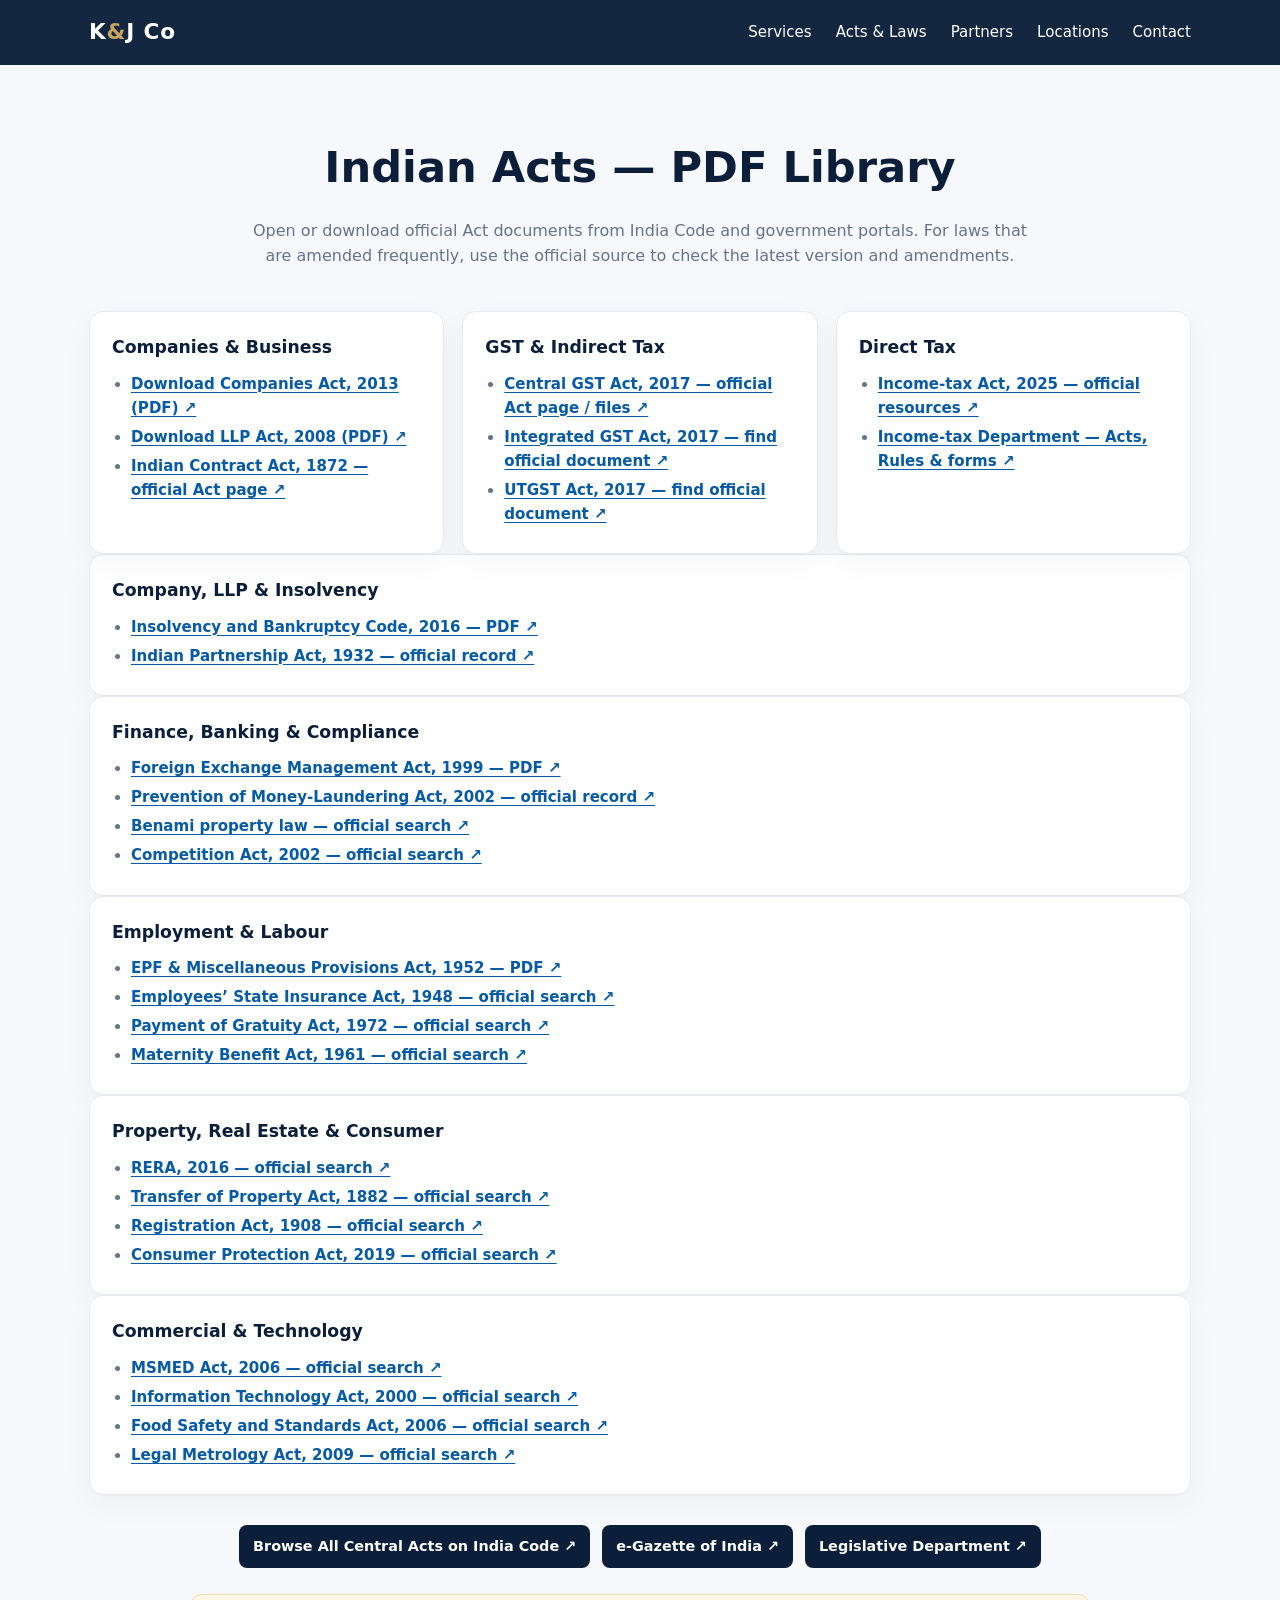
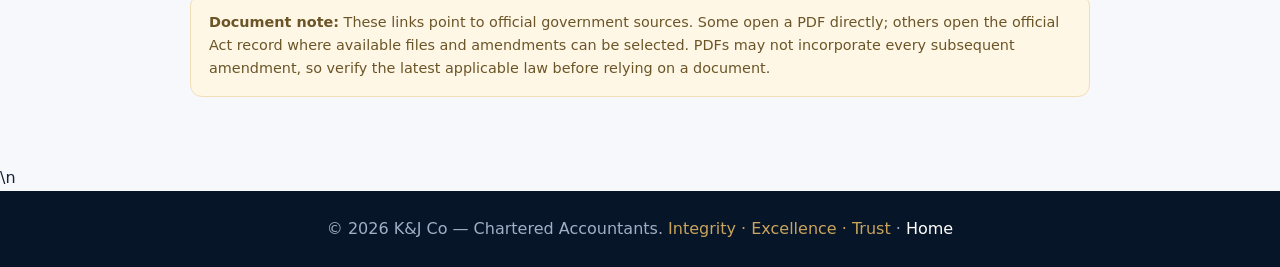
<file: acts.html>
<!doctype html>
<html lang="en">
<head>
<meta charset="utf-8">
<meta name="viewport" content="width=device-width,initial-scale=1">
<title>Statutory Acts & Laws | K&J Co</title>
<meta name="description" content="An indicative guide to major Indian statutory acts and regulatory compliance areas relevant to businesses, professionals and individuals.">
<style>
:root{--navy:#0b1f3a;--gold:#c9a45c;--ink:#152238;--muted:#64748b;--bg:#f7f8fb;--white:#fff}
*{box-sizing:border-box}html{scroll-behavior:smooth}body{margin:0;font-family:Inter,system-ui,-apple-system,Segoe UI,Roboto,Arial,sans-serif;color:var(--ink);background:var(--bg);line-height:1.6}
a{text-decoration:none;color:inherit}.nav{position:sticky;top:0;z-index:10;background:rgba(11,31,58,.96);backdrop-filter:blur(12px);color:#fff}.navin{max-width:1150px;margin:auto;padding:15px 24px;display:flex;align-items:center;justify-content:space-between}.brand{font-weight:800;font-size:1.35rem;letter-spacing:.04em}.brand span{color:var(--gold)}.links{display:flex;gap:24px;font-size:.94rem}.links a:hover{color:var(--gold)}
section{max-width:1150px;margin:auto;padding:68px 24px}.section-head{text-align:center;max-width:800px;margin:0 auto 42px}.section-head h2{font-size:clamp(2rem,4vw,2.7rem);margin:0 0 10px;color:var(--navy)}.section-head p{color:var(--muted)}
.acts-grid{display:grid;grid-template-columns:repeat(3,1fr);gap:18px}.act-card{background:#fff;border:1px solid #e7eaf0;border-radius:14px;padding:22px;box-shadow:0 10px 30px rgba(15,23,42,.04)}.act-card h3{margin:0 0 10px;color:var(--navy);font-size:1.08rem}.act-card ul{padding-left:19px;margin:0;color:var(--muted);font-size:.94rem}.act-card li{margin:5px 0}.official-links{display:flex;flex-wrap:wrap;justify-content:center;gap:12px;margin-top:30px}.official-links a{background:#0b1f3a;color:#fff;border-radius:8px;padding:10px 14px;font-weight:700;font-size:.9rem}.legal-note{max-width:900px;margin:26px auto 0;padding:16px 18px;background:#fff7e6;border:1px solid #f0dfb6;border-radius:12px;color:#6b5527;font-size:.9rem}
footer{background:#071528;color:#9fb0c5;text-align:center;padding:25px}.gold{color:var(--gold)}
@media(max-width:800px){.links{display:none}.acts-grid{grid-template-columns:1fr}}
.act-law-link{color:#075aa5;text-decoration:underline;text-underline-offset:3px;font-weight:650}.act-law-link:hover{color:#0b1f3a}.pdf-link{color:#075aa5;text-decoration:underline;text-underline-offset:3px;font-weight:650}.pdf-link:hover{color:#0b1f3a}.act-card a{overflow-wrap:anywhere}</style>
</head>
<body>
<nav class="nav"><div class="navin"><a class="brand" href="index.html">K<span>&</span>J Co</a><div class="links"><a href="index.html#services">Services</a><a href="acts.html">Acts & Laws</a><a href="index.html#partners">Partners</a><a href="index.html#locations">Locations</a><a href="index.html#contact">Contact</a></div></div></nav>

<section id="downloads">
<div class="section-head"><h2>Indian Acts — PDF Library</h2><p>Open or download official Act documents from India Code and government portals. For laws that are amended frequently, use the official source to check the latest version and amendments.</p></div>
<div class="acts-grid">
<article class="act-card"><h3>Companies & Business</h3><ul>
<li><a class="pdf-link" href="https://www.indiacode.nic.in/bitstream/123456789/2114/5/A2013-18.pdf" target="_blank" rel="noopener">Download Companies Act, 2013 (PDF) ↗</a></li>
<li><a class="pdf-link" href="https://www.indiacode.nic.in/bitstream/123456789/2023/1/A2009-06.pdf" target="_blank" rel="noopener">Download LLP Act, 2008 (PDF) ↗</a></li>
<li><a class="pdf-link" href="https://www.indiacode.nic.in/handle/123456789/2187?col=123456789%2F1362" target="_blank" rel="noopener">Indian Contract Act, 1872 — official Act page ↗</a></li>
</ul></article>
<article class="act-card"><h3>GST & Indirect Tax</h3><ul>
<li><a class="pdf-link" href="https://www.indiacode.nic.in/indiacode/handle/123456789/15689?view_type=browse" target="_blank" rel="noopener">Central GST Act, 2017 — official Act page / files ↗</a></li>
<li><a class="pdf-link" href="https://www.indiacode.nic.in/handle/123456789/1362/simple-search?query=Integrated%20Goods%20and%20Services%20Tax%20Act%2C%202017" target="_blank" rel="noopener">Integrated GST Act, 2017 — find official document ↗</a></li>
<li><a class="pdf-link" href="https://www.indiacode.nic.in/handle/123456789/1362/simple-search?query=Union%20Territory%20Goods%20and%20Services%20Tax%20Act%2C%202017" target="_blank" rel="noopener">UTGST Act, 2017 — find official document ↗</a></li>
</ul></article>
<article class="act-card"><h3>Direct Tax</h3><ul>
<li><a class="pdf-link" href="https://www.incometaxindia.gov.in/en/income-tax-act-202511" target="_blank" rel="noopener">Income-tax Act, 2025 — official resources ↗</a></li>
<li><a class="pdf-link" href="https://www.incometaxindia.gov.in/" target="_blank" rel="noopener">Income-tax Department — Acts, Rules & forms ↗</a></li>
</ul></article>
</div>

<article class="act-card"><h3>Company, LLP & Insolvency</h3><ul>
<li><a class="pdf-link" href="https://www.indiacode.nic.in/bitstream/123456789/15479/1/the_insolvency_and_bankruptcy_code%2C_2016.pdf" target="_blank" rel="noopener">Insolvency and Bankruptcy Code, 2016 — PDF ↗</a></li>
<li><a class="pdf-link" href="https://www.indiacode.nic.in/handle/123456789/1362/simple-search?query=Indian%20Partnership%20Act%2C%201932" target="_blank" rel="noopener">Indian Partnership Act, 1932 — official record ↗</a></li>
</ul></article>
<article class="act-card"><h3>Finance, Banking & Compliance</h3><ul>
<li><a class="pdf-link" href="https://www.indiacode.nic.in/bitstream/123456789/1988/1/A1999_42.pdf" target="_blank" rel="noopener">Foreign Exchange Management Act, 1999 — PDF ↗</a></li>
<li><a class="pdf-link" href="https://www.indiacode.nic.in/indiacode/handle/123456789/2036?view_type=browse" target="_blank" rel="noopener">Prevention of Money-Laundering Act, 2002 — official record ↗</a></li>
<li><a class="pdf-link" href="https://www.indiacode.nic.in/handle/123456789/1362/simple-search?query=Benami%20Transactions%20(Prohibition)%20Act" target="_blank" rel="noopener">Benami property law — official search ↗</a></li>
<li><a class="pdf-link" href="https://www.indiacode.nic.in/handle/123456789/1362/simple-search?query=Competition%20Act%2C%202002" target="_blank" rel="noopener">Competition Act, 2002 — official search ↗</a></li>
</ul></article>
<article class="act-card"><h3>Employment & Labour</h3><ul>
<li><a class="pdf-link" href="https://www.indiacode.nic.in/bitstream/123456789/2152/1/a195219.pdf" target="_blank" rel="noopener">EPF & Miscellaneous Provisions Act, 1952 — PDF ↗</a></li>
<li><a class="pdf-link" href="https://www.indiacode.nic.in/handle/123456789/1362/simple-search?query=Employees%27%20State%20Insurance%20Act%2C%201948" target="_blank" rel="noopener">Employees’ State Insurance Act, 1948 — official search ↗</a></li>
<li><a class="pdf-link" href="https://www.indiacode.nic.in/handle/123456789/1362/simple-search?query=Payment%20of%20Gratuity%20Act%2C%201972" target="_blank" rel="noopener">Payment of Gratuity Act, 1972 — official search ↗</a></li>
<li><a class="pdf-link" href="https://www.indiacode.nic.in/handle/123456789/1362/simple-search?query=Maternity%20Benefit%20Act%2C%201961" target="_blank" rel="noopener">Maternity Benefit Act, 1961 — official search ↗</a></li>
</ul></article>
<article class="act-card"><h3>Property, Real Estate & Consumer</h3><ul>
<li><a class="pdf-link" href="https://www.indiacode.nic.in/handle/123456789/1362/simple-search?query=Real%20Estate%20(Regulation%20and%20Development)%20Act%2C%202016" target="_blank" rel="noopener">RERA, 2016 — official search ↗</a></li>
<li><a class="pdf-link" href="https://www.indiacode.nic.in/handle/123456789/1362/simple-search?query=Transfer%20of%20Property%20Act%2C%201882" target="_blank" rel="noopener">Transfer of Property Act, 1882 — official search ↗</a></li>
<li><a class="pdf-link" href="https://www.indiacode.nic.in/handle/123456789/1362/simple-search?query=Registration%20Act%2C%201908" target="_blank" rel="noopener">Registration Act, 1908 — official search ↗</a></li>
<li><a class="pdf-link" href="https://www.indiacode.nic.in/handle/123456789/1362/simple-search?query=Consumer%20Protection%20Act%2C%202019" target="_blank" rel="noopener">Consumer Protection Act, 2019 — official search ↗</a></li>
</ul></article>
<article class="act-card"><h3>Commercial & Technology</h3><ul>
<li><a class="pdf-link" href="https://www.indiacode.nic.in/handle/123456789/1362/simple-search?query=Micro%2C%20Small%20and%20Medium%20Enterprises%20Development%20Act%2C%202006" target="_blank" rel="noopener">MSMED Act, 2006 — official search ↗</a></li>
<li><a class="pdf-link" href="https://www.indiacode.nic.in/handle/123456789/1362/simple-search?query=Information%20Technology%20Act%2C%202000" target="_blank" rel="noopener">Information Technology Act, 2000 — official search ↗</a></li>
<li><a class="pdf-link" href="https://www.indiacode.nic.in/handle/123456789/1362/simple-search?query=Food%20Safety%20and%20Standards%20Act%2C%202006" target="_blank" rel="noopener">Food Safety and Standards Act, 2006 — official search ↗</a></li>
<li><a class="pdf-link" href="https://www.indiacode.nic.in/handle/123456789/1362/simple-search?query=Legal%20Metrology%20Act%2C%202009" target="_blank" rel="noopener">Legal Metrology Act, 2009 — official search ↗</a></li>
</ul></article>

<div class="official-links"><a href="https://www.indiacode.nic.in/" target="_blank" rel="noopener">Browse All Central Acts on India Code ↗</a><a href="https://egazette.gov.in/" target="_blank" rel="noopener">e-Gazette of India ↗</a><a href="https://legislative.gov.in/" target="_blank" rel="noopener">Legislative Department ↗</a></div>
<div class="legal-note"><strong>Document note:</strong> These links point to official government sources. Some open a PDF directly; others open the official Act record where available files and amendments can be selected. PDFs may not incorporate every subsequent amendment, so verify the latest applicable law before relying on a document.</div>
</section>
\n
<footer>© 2026 K&J Co — Chartered Accountants. <span class="gold">Integrity · Excellence · Trust</span> · <a href="index.html" style="color:#fff">Home</a></footer>
</body></html>
</file>
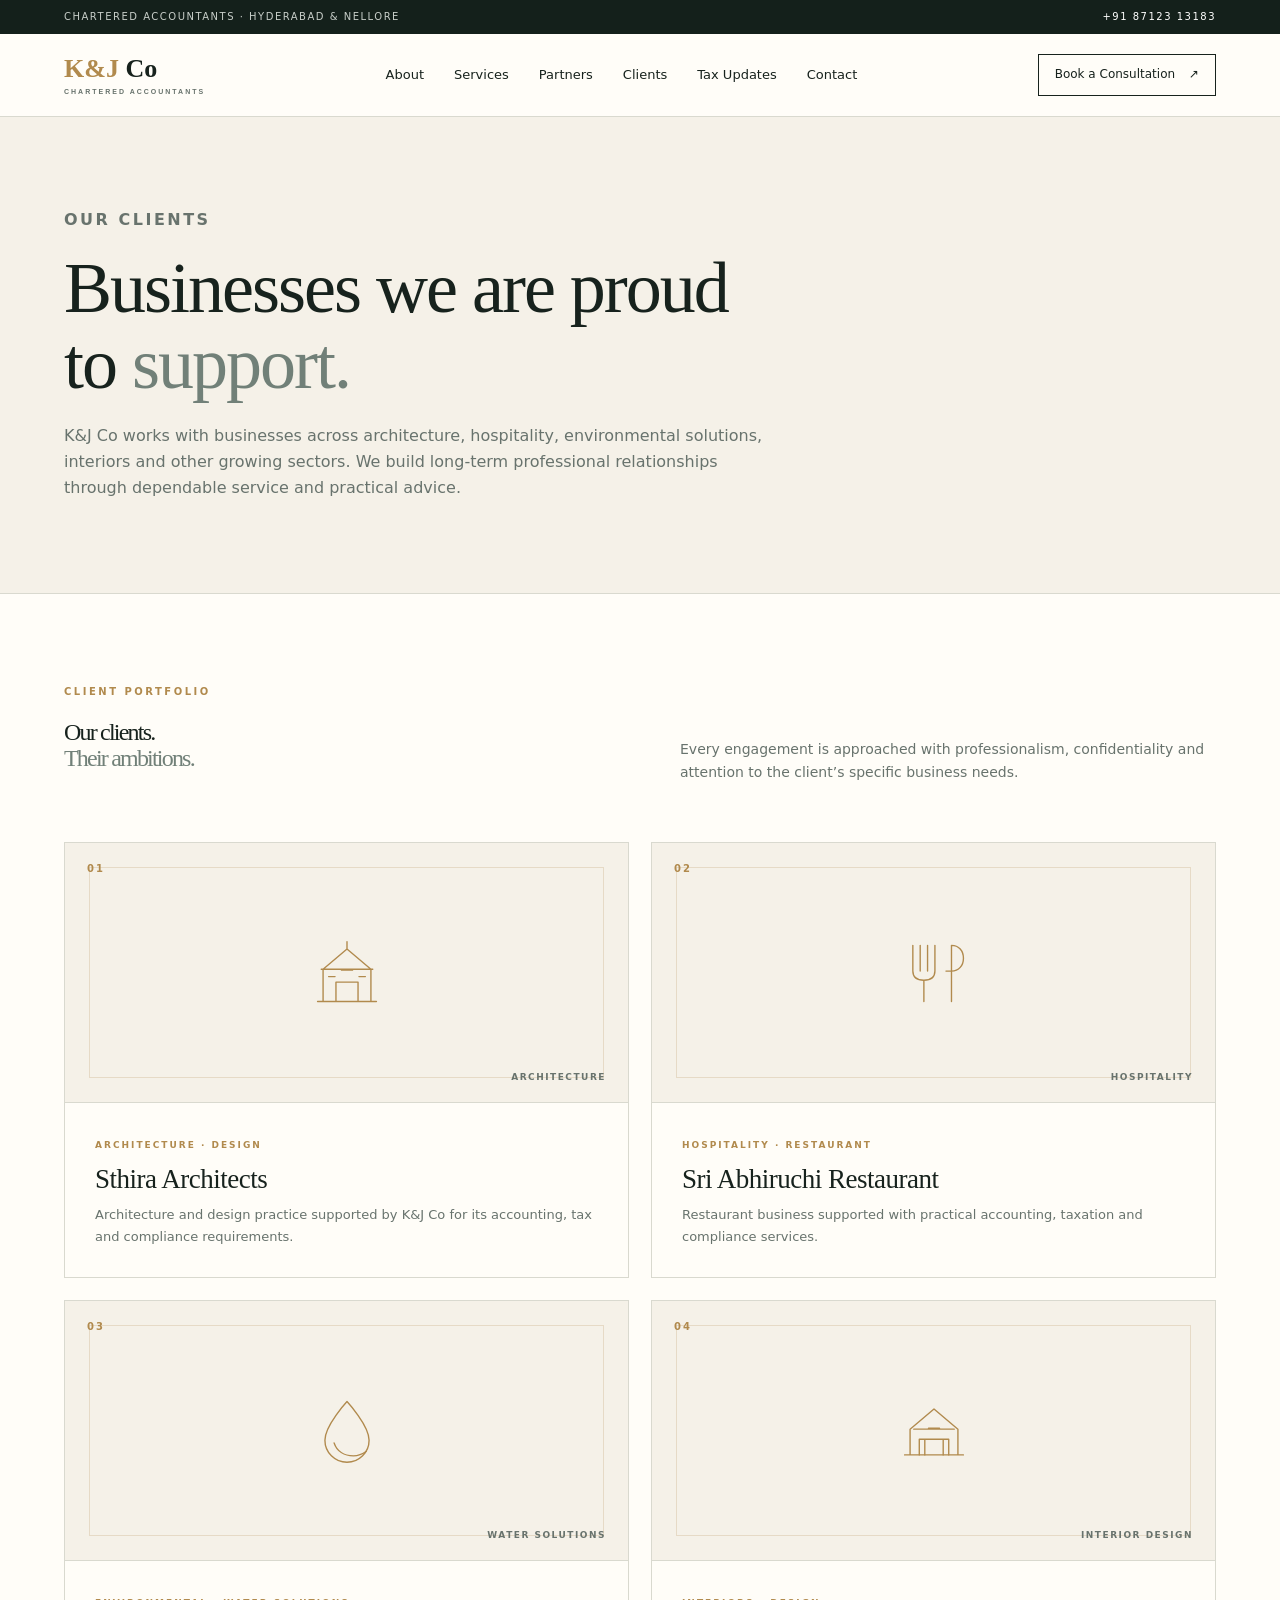
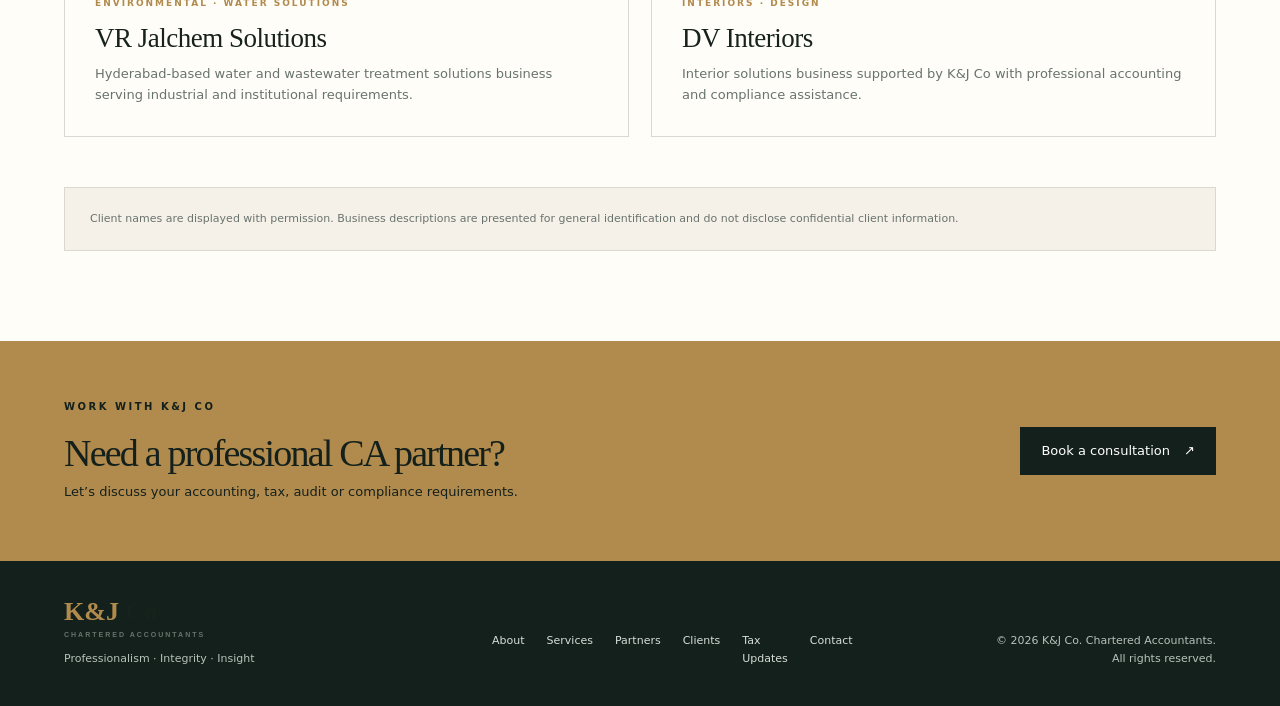
<file: clients.html>
<!DOCTYPE html>
<html lang="en">
<head>
<meta charset="UTF-8"><meta name="viewport" content="width=device-width,initial-scale=1.0">
<meta name="description" content="K&J Co clients — businesses and professionals supported by our Chartered Accountancy firm.">
<title>Our Clients | K&J Co</title><link rel="stylesheet" href="style.css?v=20261007">
<style>
.clients-hero{background:var(--cream);padding:90px 0 75px;border-bottom:1px solid var(--line)}
.clients-hero h1{font-family:Georgia,serif;font-size:clamp(46px,6vw,72px);font-weight:500;line-height:1.05;margin:0 0 20px;letter-spacing:-2px}.clients-hero h1 em{color:#718078;font-style:normal}.clients-hero p{max-width:700px;color:var(--muted);font-size:16px}
.clients-section{padding:90px 0}.client-grid{display:grid;grid-template-columns:repeat(2,1fr);gap:22px;margin-top:50px}.client-card{background:var(--paper);border:1px solid var(--line);overflow:hidden;transition:.25s ease}.client-card:hover{transform:translateY(-4px);box-shadow:0 16px 35px rgba(23,34,29,.08)}.client-symbol{height:260px;background:var(--cream);display:flex;align-items:center;justify-content:center;border-bottom:1px solid var(--line);position:relative}.client-symbol:after{content:"";position:absolute;inset:24px;border:1px solid rgba(177,138,77,.22);pointer-events:none}.business-icon{width:92px;height:92px;color:var(--accent);position:relative;z-index:1}.business-icon svg{width:100%;height:100%;stroke:currentColor;fill:none;stroke-width:1.5;stroke-linecap:round;stroke-linejoin:round}.client-card:hover .business-icon{transform:scale(1.06);transition:.25s ease}.client-number{position:absolute;top:18px;left:22px;font-size:10px;letter-spacing:2px;color:var(--accent);font-weight:800;z-index:2}.client-symbol-label{position:absolute;bottom:17px;right:22px;font-size:9px;letter-spacing:1.5px;color:var(--muted);font-weight:700;z-index:2}.client-info{padding:27px 30px 30px}.client-type{font-size:9px;letter-spacing:2px;color:var(--accent);font-weight:800}.client-info h2{font-family:Georgia,serif;font-size:27px;font-weight:500;margin:9px 0 10px;letter-spacing:-.5px}.client-info p{font-size:13px;color:var(--muted);margin:0}.client-note{margin-top:50px;padding:22px 25px;border:1px solid var(--line);background:var(--cream);font-size:11px;color:var(--muted)}
@media(max-width:650px){.clients-hero{padding:65px 0}.client-grid{grid-template-columns:1fr}.client-symbol{height:220px}.client-info{padding:23px}.client-info h2{font-size:24px}}
</style></head>
<body>
<div class="topbar"><div class="container topbar-inner"><span>CHARTERED ACCOUNTANTS · HYDERABAD & NELLORE</span><a href="tel:+918712313183">+91 87123 13183</a></div></div>
<header class="nav"><div class="container nav-inner"><a class="logo" href="index.html"><span>K&J</span> Co <small>CHARTERED ACCOUNTANTS</small></a><nav aria-label="Primary navigation"><a href="index.html#about">About</a><a href="index.html#services">Services</a><a href="index.html#partners">Partners</a><a href="clients.html">Clients</a><a href="tax-updates.html">Tax Updates</a><a href="index.html#contact">Contact</a></nav><a class="nav-cta" href="index.html#contact">Book a Consultation <span>↗</span></a></div></header>
<main>
<section class="clients-hero"><div class="container"><p class="eyebrow">OUR CLIENTS</p><h1>Businesses we are proud<br>to <em>support.</em></h1><p>K&J Co works with businesses across architecture, hospitality, environmental solutions, interiors and other growing sectors. We build long-term professional relationships through dependable service and practical advice.</p></div></section>
<section class="clients-section"><div class="container"><div class="section-head compact"><div><p class="eyebrow">CLIENT PORTFOLIO</p><h2>Our clients.<br><em>Their ambitions.</em></h2></div><p>Every engagement is approached with professionalism, confidentiality and attention to the client’s specific business needs.</p></div>
<div class="client-grid">
<article class="client-card"><div class="client-symbol"><span class="client-number">01</span><div class="business-icon" aria-hidden="true"><svg viewBox="0 0 100 100"><path d="M18 82h64M24 82V47l26-22 26 22v35M38 82V61h24v21M44 48h12M30 55h7M63 55h7M50 25v-8M22 47h56"/></svg></div><span class="client-symbol-label">ARCHITECTURE</span></div><div class="client-info"><span class="client-type">ARCHITECTURE · DESIGN</span><h2>Sthira Architects</h2><p>Architecture and design practice supported by K&J Co for its accounting, tax and compliance requirements.</p></div></article>
<article class="client-card"><div class="client-symbol"><span class="client-number">02</span><div class="business-icon" aria-hidden="true"><svg viewBox="0 0 100 100"><path d="M27 21v28M35 21v28M43 21v28M51 21v28M27 49c0 7 5 10 12 10s12-3 12-10M39 59v23M69 21v61M69 21c8 0 13 6 13 14s-5 14-13 14M69 49h-6"/></svg></div><span class="client-symbol-label">HOSPITALITY</span></div><div class="client-info"><span class="client-type">HOSPITALITY · RESTAURANT</span><h2>Sri Abhiruchi Restaurant</h2><p>Restaurant business supported with practical accounting, taxation and compliance services.</p></div></article>
<article class="client-card"><div class="client-symbol"><span class="client-number">03</span><div class="business-icon" aria-hidden="true"><svg viewBox="0 0 100 100"><path d="M50 18s-24 26-24 42a24 24 0 0 0 48 0c0-16-24-42-24-42Z"/><path d="M36 63c3 9 11 14 21 14 5 0 10-2 14-5"/></svg></div><span class="client-symbol-label">WATER SOLUTIONS</span></div><div class="client-info"><span class="client-type">ENVIRONMENTAL · WATER SOLUTIONS</span><h2>VR Jalchem Solutions</h2><p>Hyderabad-based water and wastewater treatment solutions business serving industrial and institutional requirements.</p></div></article>
<article class="client-card"><div class="client-symbol"><span class="client-number">04</span><div class="business-icon" aria-hidden="true"><svg viewBox="0 0 100 100"><path d="M18 76h64M24 76V48l26-22 26 22v28"/><path d="M34 76V59h32v17M40 59v17M60 59v17M44 47h12M28 48h44"/></svg></div><span class="client-symbol-label">INTERIOR DESIGN</span></div><div class="client-info"><span class="client-type">INTERIORS · DESIGN</span><h2>DV Interiors</h2><p>Interior solutions business supported by K&J Co with professional accounting and compliance assistance.</p></div></article>
</div>
<div class="client-note">Client names are displayed with permission. Business descriptions are presented for general identification and do not disclose confidential client information.</div>
</div></section>
<section class="cta-band"><div class="container cta-inner"><div><p class="eyebrow">WORK WITH K&J CO</p><h2>Need a professional CA partner?</h2><p>Let’s discuss your accounting, tax, audit or compliance requirements.</p></div><a class="btn light" href="index.html#contact">Book a consultation <span>↗</span></a></div></section>
</main>
<footer><div class="container footer-grid"><div><div class="logo"><span>K&J</span> Co <small>CHARTERED ACCOUNTANTS</small></div><p>Professionalism · Integrity · Insight</p></div><div class="footer-links"><a href="index.html#about">About</a><a href="index.html#services">Services</a><a href="index.html#partners">Partners</a><a href="clients.html">Clients</a><a href="tax-updates.html">Tax Updates</a><a href="index.html#contact">Contact</a></div><p class="copyright">© 2026 K&J Co. Chartered Accountants.<br>All rights reserved.</p></div></footer>
</body></html>
</file>
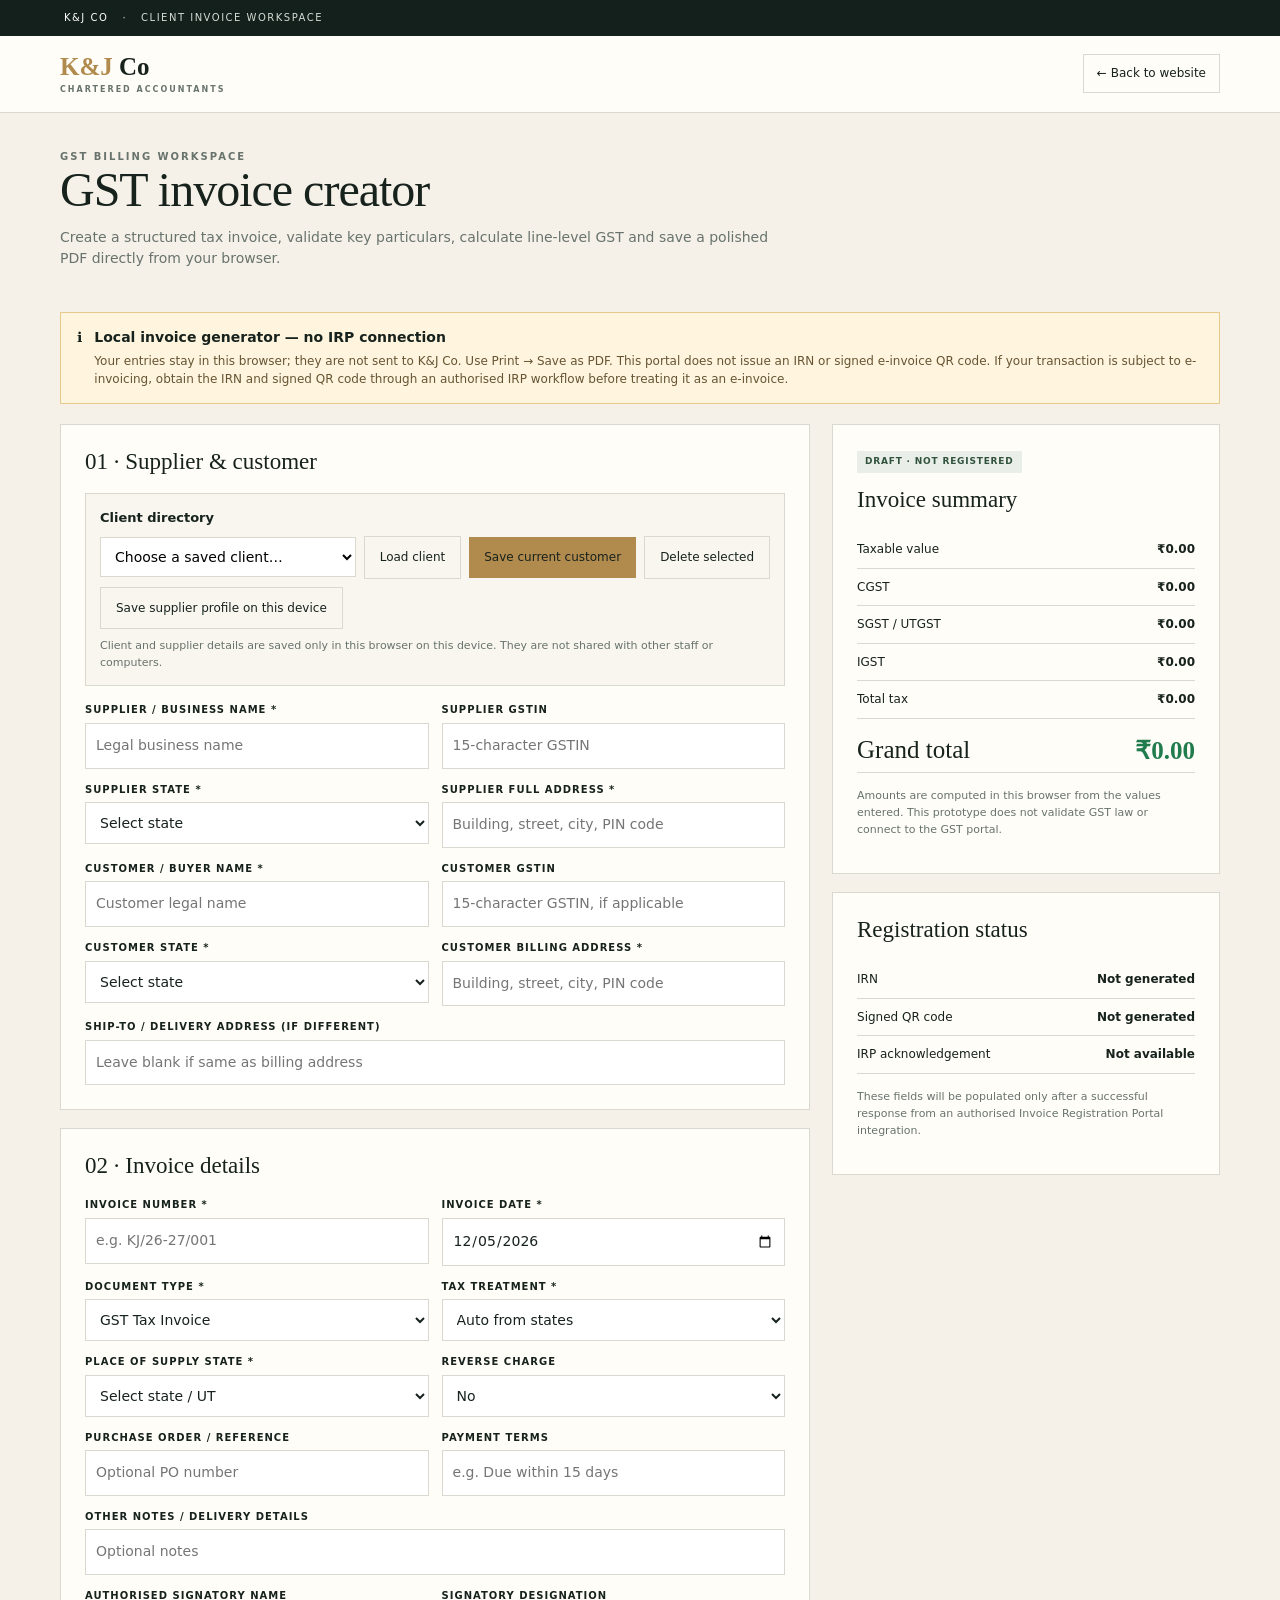
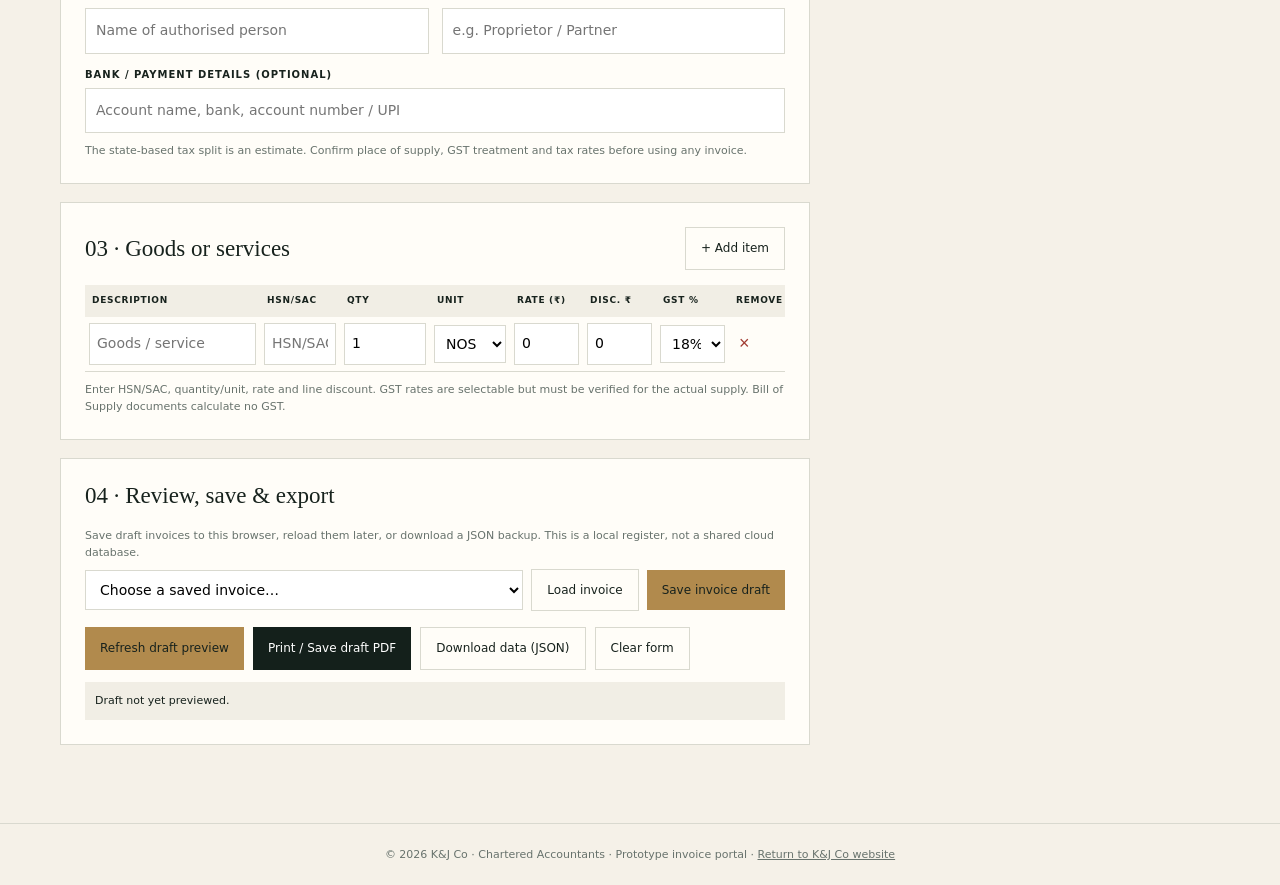
<file: invoice-portal.html>
<!doctype html>
<html lang="en">
<head>
<meta charset="utf-8">
<meta name="viewport" content="width=device-width, initial-scale=1">
<meta name="theme-color" content="#14201b">
<meta name="description" content="Prepare detailed GST invoices and professional printable PDFs with K&J Co.">
<title>Invoice Portal | K&J Co</title>
<style>
:root{--ink:#17221d;--muted:#68736d;--cream:#f5f1e8;--paper:#fffdf8;--line:#d9d9cf;--gold:#b18a4d;--dark:#14201b;--green:#207b4d;--red:#a13b32}
*{box-sizing:border-box}body{margin:0;background:var(--cream);color:var(--ink);font:14px/1.55 Inter,system-ui,-apple-system,"Segoe UI",sans-serif}a{color:inherit}.top{background:var(--dark);color:#d5dcd6;padding:10px max(5%,calc((100% - 1160px)/2));font-size:10px;letter-spacing:1.5px}.top a{text-decoration:none;color:#fff}.wrap{width:min(1160px,92%);margin:0 auto}.nav{background:var(--paper);border-bottom:1px solid var(--line)}.navin{min-height:76px;display:flex;align-items:center;justify-content:space-between;gap:18px}.logo{font:600 25px Georgia,serif;text-decoration:none}.logo b{color:var(--gold)}.logo small{display:block;font:800 8px Inter,system-ui,sans-serif;letter-spacing:2px;color:var(--muted);margin-top:4px}.back{font-size:12px;text-decoration:none;border:1px solid var(--line);padding:9px 13px}.hero{padding:36px 0 22px}.eyebrow{color:var(--gold);font-weight:800;letter-spacing:2px;font-size:10px;margin:0 0 8px}.hero h1{font:500 clamp(32px,5vw,48px)/1.1 Georgia,serif;margin:0 0 10px;letter-spacing:-1px}.hero p{color:var(--muted);max-width:720px;margin:0}.notice{margin:20px 0;background:#fff5df;border:1px solid #e6c98d;padding:14px 16px;display:flex;gap:12px;align-items:flex-start}.notice strong{display:block;margin-bottom:3px}.notice p{margin:0;color:#665432;font-size:12px}.layout{display:grid;grid-template-columns:minmax(0,1.45fr) minmax(280px,.75fr);gap:22px;align-items:start;padding-bottom:60px}.panel{background:var(--paper);border:1px solid var(--line);padding:24px;margin-bottom:18px}.panel h2{font:500 23px Georgia,serif;margin:0 0 18px}.panel h3{font-size:13px;margin:22px 0 10px}.grid{display:grid;grid-template-columns:1fr 1fr;gap:13px}.field label{display:block;font-size:10px;letter-spacing:1px;font-weight:800;margin-bottom:5px}.field input,.field select,.field textarea{width:100%;min-width:0;border:1px solid var(--line);background:#fff;padding:11px 10px;font:inherit;color:var(--ink);border-radius:0}.field input:focus,.field select:focus{outline:1px solid var(--gold);border-color:var(--gold)}.full{grid-column:1/-1}.line-head{display:flex;align-items:center;justify-content:space-between;gap:10px}.btn{border:0;padding:11px 15px;background:var(--dark);color:white;font:inherit;font-size:12px;cursor:pointer}.btn.gold{background:var(--gold);color:#17221d}.btn.outline{background:transparent;color:var(--ink);border:1px solid var(--line)}.btn:disabled{opacity:.45;cursor:not-allowed}.tablewrap{overflow-x:auto}table{width:100%;border-collapse:collapse;min-width:600px}th{text-align:left;background:#f1eee5;font-size:9px;letter-spacing:.7px;padding:9px 7px}td{padding:6px 4px;border-bottom:1px solid var(--line)}td input,td select{width:100%;border:1px solid var(--line);padding:9px 7px;font:inherit;min-width:65px;background:#fff}td:first-child{min-width:175px}td:nth-child(2){min-width:80px}td:nth-child(3){min-width:90px}td:nth-child(4){min-width:80px}td:nth-child(5){min-width:70px}.remove{border:0;background:transparent;color:var(--red);cursor:pointer;font-size:18px}.hint{font-size:11px;color:var(--muted);margin:9px 0 0}.actions{display:flex;gap:9px;flex-wrap:wrap;margin-top:16px}.summary{position:sticky;top:15px}.summary .total{display:flex;justify-content:space-between;gap:12px;padding:9px 0;border-bottom:1px solid var(--line);font-size:12px}.summary .grand{font:500 25px Georgia,serif;padding:17px 0 7px}.summary .grand strong{color:var(--green)}.pill{display:inline-block;background:#e9eee8;color:#31533d;padding:4px 8px;font-size:9px;font-weight:800;letter-spacing:.8px}.summary-note{font-size:11px;color:var(--muted);margin-top:14px}.status{margin-top:12px;padding:10px;background:#f1eee5;font-size:11px;min-height:38px;white-space:pre-wrap}.foot{text-align:center;color:var(--muted);font-size:11px;padding:22px;border-top:1px solid var(--line)}.invoice-print{display:none}.client-tools{border:1px solid var(--line);background:#f8f6ef;padding:14px;margin:0 0 16px}.client-tools h3{margin:0 0 8px;font-size:13px}.tool-row{display:flex;gap:8px;flex-wrap:wrap;align-items:center;margin-top:8px}.tool-row select{flex:1;min-width:190px;border:1px solid var(--line);background:#fff;padding:10px;font:inherit}.tool-row .btn{white-space:nowrap}.tool-note{font-size:11px;color:var(--muted);margin:8px 0 0}
@media(max-width:820px){.layout{grid-template-columns:1fr}.summary{position:static}.navin{min-height:65px}.panel{padding:18px}}
@media(max-width:520px){.grid{grid-template-columns:1fr}.full{grid-column:auto}.hero{padding-top:28px}.panel h2{font-size:21px}.actions .btn{flex:1}.back{font-size:10px;padding:8px}}
.invoice-print{color:#17221d;font-size:10px}.pdf-head{display:flex;justify-content:space-between;align-items:center;border-bottom:2px solid #222;padding-bottom:14px;margin-bottom:16px}.pdf-supplier-name{font-size:17px;font-weight:700;color:#111}.pdf-supplier-address,.pdf-supplier-gstin{font-size:9px;color:#333;margin-top:3px;overflow-wrap:anywhere}.pdf-doc{text-align:right}.pdf-doc h2{margin:0;font-size:20px;letter-spacing:1px}.pdf-doc span{display:inline-block;margin-top:6px;padding:5px 8px;background:#e9eee8;font-size:8px;font-weight:800}.pdf-parties{display:grid;grid-template-columns:1fr;gap:10px;margin-bottom:14px}.pdf-party,.pdf-invoice-meta{border:1px solid #d9d9cf;padding:10px;overflow-wrap:anywhere}.pdf-party small{font-size:8px;letter-spacing:1px;color:#8a6b38;font-weight:800}.pdf-party h3{font:600 15px Georgia,serif;margin:6px 0}.pdf-invoice-meta{grid-column:1/-1;display:grid;grid-template-columns:repeat(3,1fr);gap:9px}.pdf-invoice-meta span{display:block;font-size:8px;color:#68736d;text-transform:uppercase}.pdf-invoice-meta b{display:block;margin-top:3px}.invoice-print table{width:100%;border-collapse:collapse;min-width:0;margin-top:12px;font-size:8px;table-layout:auto}.invoice-print th{background:#14201b;color:#fff;text-align:left;font-size:7px;letter-spacing:0}.invoice-print td,.invoice-print th{border:1px solid #d6d8d0;padding:5px 4px;overflow-wrap:anywhere}.invoice-print tbody tr:nth-child(even){background:#f7f5ef}.pdf-bottom{display:grid;grid-template-columns:1fr 260px;gap:14px;margin-top:14px}.pdf-notes{border:1px solid #d9d9cf;padding:10px;overflow-wrap:anywhere}.pdf-notes p{margin:6px 0}.pdf-declaration{font-size:8px;color:#68736d;border-top:1px solid #d9d9cf;margin-top:12px;padding-top:7px}.print-total{margin:0;padding:10px;background:#f5f1e8;border:1px solid #d9d9cf}.print-total p:last-child{font-size:13px;border-top:2px solid #b18a4d;padding-top:8px}.pdf-sign{display:flex;justify-content:flex-end;margin-top:20px}.pdf-sign>div{width:220px;text-align:center}.sign-line{border-top:1px solid #879087;margin-top:28px;padding-top:5px;font-size:8px}.pdf-footer{border-top:1px solid #d9d9cf;margin-top:14px;padding-top:7px;font-size:8px;color:#68736d;text-align:center}@media print{@page{size:A4 landscape;margin:10mm}html,body{height:auto!important;min-height:0!important;overflow:visible!important;background:#fff!important;font-size:9px!important}body *{visibility:hidden!important}.top,.nav,.hero,.notice,.layout,.foot{display:none!important}.wrap,main.wrap{display:block!important;width:100%!important;max-width:none!important;margin:0!important;padding:0!important}.invoice-print,.invoice-print *{visibility:visible!important}.invoice-print{display:block!important;position:static!important;width:100%!important;max-width:none!important;height:auto!important;overflow:visible!important;padding:0!important;margin:0!important;background:#fff!important;color:#17221d!important}.invoice-print table{display:table!important;width:100%!important;min-width:0!important}.invoice-print tr{break-inside:avoid;page-break-inside:avoid}.invoice-print th,.invoice-print td{padding:4px 3px}.pdf-bottom{grid-template-columns:1fr 235px}.pdf-sign{break-inside:avoid}}@media(max-width:600px){.pdf-parties{grid-template-columns:1fr}.pdf-invoice-meta{grid-template-columns:1fr 1fr}.pdf-bottom{grid-template-columns:1fr}}
</style>
</head>
<body>
<div class="top"><a href="index.html">K&J CO</a> &nbsp; · &nbsp; CLIENT INVOICE WORKSPACE</div>
<header class="nav"><div class="wrap navin"><a class="logo" href="index.html"><b>K&J</b> Co<small>CHARTERED ACCOUNTANTS</small></a><a class="back" href="index.html">← Back to website</a></div></header>
<main class="wrap">
<section class="hero"><p class="eyebrow">GST BILLING WORKSPACE</p><h1>GST invoice creator</h1><p>Create a structured tax invoice, validate key particulars, calculate line-level GST and save a polished PDF directly from your browser.</p></section>
<div class="notice"><span aria-hidden="true">ℹ</span><div><strong>Local invoice generator — no IRP connection</strong><p>Your entries stay in this browser; they are not sent to K&J Co. Use Print → Save as PDF. This portal does not issue an IRN or signed e-invoice QR code. If your transaction is subject to e-invoicing, obtain the IRN and signed QR code through an authorised IRP workflow before treating it as an e-invoice.</p></div></div>
<form id="invoiceForm" autocomplete="on">
<div class="layout">
<div>
<section class="panel"><h2>01 · Supplier & customer</h2><div class="client-tools"><h3>Client directory</h3><div class="tool-row"><select id="clientSelect" aria-label="Saved clients"><option value="">Choose a saved client…</option></select><button class="btn outline" type="button" id="loadClientBtn">Load client</button><button class="btn gold" type="button" id="saveClientBtn">Save current customer</button><button class="btn outline" type="button" id="deleteClientBtn">Delete selected</button></div><div class="tool-row"><button class="btn outline" type="button" id="saveSupplierBtn">Save supplier profile on this device</button></div><p class="tool-note">Client and supplier details are saved only in this browser on this device. They are not shared with other staff or computers.</p></div><div class="grid">
<div class="field"><label for="seller">SUPPLIER / BUSINESS NAME *</label><input id="seller" required placeholder="Legal business name"></div>
<div class="field"><label for="sellerGstin">SUPPLIER GSTIN</label><input id="sellerGstin" maxlength="15" placeholder="15-character GSTIN"></div>
<div class="field"><label for="sellerState">SUPPLIER STATE *</label><select id="sellerState" required><option value="">Select state</option><option value="Andhra Pradesh">Andhra Pradesh</option><option value="Arunachal Pradesh">Arunachal Pradesh</option><option value="Assam">Assam</option><option value="Bihar">Bihar</option><option value="Chhattisgarh">Chhattisgarh</option><option value="Goa">Goa</option><option value="Gujarat">Gujarat</option><option value="Haryana">Haryana</option><option value="Himachal Pradesh">Himachal Pradesh</option><option value="Jharkhand">Jharkhand</option><option value="Karnataka">Karnataka</option><option value="Kerala">Kerala</option><option value="Madhya Pradesh">Madhya Pradesh</option><option value="Maharashtra">Maharashtra</option><option value="Manipur">Manipur</option><option value="Meghalaya">Meghalaya</option><option value="Mizoram">Mizoram</option><option value="Nagaland">Nagaland</option><option value="Odisha">Odisha</option><option value="Punjab">Punjab</option><option value="Rajasthan">Rajasthan</option><option value="Sikkim">Sikkim</option><option value="Tamil Nadu">Tamil Nadu</option><option value="Telangana">Telangana</option><option value="Tripura">Tripura</option><option value="Uttar Pradesh">Uttar Pradesh</option><option value="Uttarakhand">Uttarakhand</option><option value="West Bengal">West Bengal</option><option value="Delhi">Delhi</option><option value="Jammu and Kashmir">Jammu and Kashmir</option><option value="Ladakh">Ladakh</option><option value="Puducherry">Puducherry</option><option value="Chandigarh">Chandigarh</option><option value="Andaman and Nicobar Islands">Andaman and Nicobar Islands</option><option value="Dadra and Nagar Haveli and Daman and Diu">Dadra and Nagar Haveli and Daman and Diu</option><option value="Lakshadweep">Lakshadweep</option></select></div>
<div class="field"><label for="sellerAddress">SUPPLIER FULL ADDRESS *</label><input id="sellerAddress" required placeholder="Building, street, city, PIN code"></div>
<div class="field"><label for="buyer">CUSTOMER / BUYER NAME *</label><input id="buyer" required placeholder="Customer legal name"></div>
<div class="field"><label for="buyerGstin">CUSTOMER GSTIN</label><input id="buyerGstin" maxlength="15" placeholder="15-character GSTIN, if applicable"></div>
<div class="field"><label for="buyerState">CUSTOMER STATE *</label><select id="buyerState" required><option value="">Select state</option><option value="Andhra Pradesh">Andhra Pradesh</option><option value="Arunachal Pradesh">Arunachal Pradesh</option><option value="Assam">Assam</option><option value="Bihar">Bihar</option><option value="Chhattisgarh">Chhattisgarh</option><option value="Goa">Goa</option><option value="Gujarat">Gujarat</option><option value="Haryana">Haryana</option><option value="Himachal Pradesh">Himachal Pradesh</option><option value="Jharkhand">Jharkhand</option><option value="Karnataka">Karnataka</option><option value="Kerala">Kerala</option><option value="Madhya Pradesh">Madhya Pradesh</option><option value="Maharashtra">Maharashtra</option><option value="Manipur">Manipur</option><option value="Meghalaya">Meghalaya</option><option value="Mizoram">Mizoram</option><option value="Nagaland">Nagaland</option><option value="Odisha">Odisha</option><option value="Punjab">Punjab</option><option value="Rajasthan">Rajasthan</option><option value="Sikkim">Sikkim</option><option value="Tamil Nadu">Tamil Nadu</option><option value="Telangana">Telangana</option><option value="Tripura">Tripura</option><option value="Uttar Pradesh">Uttar Pradesh</option><option value="Uttarakhand">Uttarakhand</option><option value="West Bengal">West Bengal</option><option value="Delhi">Delhi</option><option value="Jammu and Kashmir">Jammu and Kashmir</option><option value="Ladakh">Ladakh</option><option value="Puducherry">Puducherry</option><option value="Chandigarh">Chandigarh</option><option value="Andaman and Nicobar Islands">Andaman and Nicobar Islands</option><option value="Dadra and Nagar Haveli and Daman and Diu">Dadra and Nagar Haveli and Daman and Diu</option><option value="Lakshadweep">Lakshadweep</option></select></div>
<div class="field"><label for="buyerAddress">CUSTOMER BILLING ADDRESS *</label><input id="buyerAddress" required placeholder="Building, street, city, PIN code"></div>
<div class="field full"><label for="deliveryAddress">SHIP-TO / DELIVERY ADDRESS (IF DIFFERENT)</label><input id="deliveryAddress" placeholder="Leave blank if same as billing address"></div>
</div></section>
<section class="panel"><h2>02 · Invoice details</h2><div class="grid">
<div class="field"><label for="invoiceNo">INVOICE NUMBER *</label><input id="invoiceNo" required placeholder="e.g. KJ/26-27/001"></div>
<div class="field"><label for="invoiceDate">INVOICE DATE *</label><input id="invoiceDate" type="date" required></div>
<div class="field"><label for="docType">DOCUMENT TYPE *</label><select id="docType"><option value="tax">GST Tax Invoice</option><option value="bill">Bill of Supply (no GST)</option></select></div>
<div class="field"><label for="supplyType">TAX TREATMENT *</label><select id="supplyType"><option value="auto">Auto from states</option><option value="intra">Intra-state (CGST + SGST)</option><option value="inter">Inter-state (IGST)</option></select></div>
<div class="field"><label for="placeOfSupply">PLACE OF SUPPLY STATE *</label><select id="placeOfSupply" required><option value="">Select state / UT</option></select></div>
<div class="field"><label for="reverseCharge">REVERSE CHARGE</label><select id="reverseCharge"><option value="No">No</option><option value="Yes">Yes</option></select></div>
<div class="field"><label for="poRef">PURCHASE ORDER / REFERENCE</label><input id="poRef" placeholder="Optional PO number"></div>
<div class="field"><label for="paymentTerms">PAYMENT TERMS</label><input id="paymentTerms" placeholder="e.g. Due within 15 days"></div>
<div class="field full"><label for="notes">OTHER NOTES / DELIVERY DETAILS</label><input id="notes" placeholder="Optional notes"></div>
<div class="field"><label for="signatory">AUTHORISED SIGNATORY NAME</label><input id="signatory" placeholder="Name of authorised person"></div>
<div class="field"><label for="designation">SIGNATORY DESIGNATION</label><input id="designation" placeholder="e.g. Proprietor / Partner"></div>
<div class="field full"><label for="bankDetails">BANK / PAYMENT DETAILS (OPTIONAL)</label><input id="bankDetails" placeholder="Account name, bank, account number / UPI"></div>
</div><p class="hint">The state-based tax split is an estimate. Confirm place of supply, GST treatment and tax rates before using any invoice.</p></section>
<section class="panel"><div class="line-head"><h2 style="margin:0">03 · Goods or services</h2><button class="btn outline" type="button" id="addLine">+ Add item</button></div><div class="tablewrap" style="margin-top:15px"><table><thead><tr><th>DESCRIPTION</th><th>HSN/SAC</th><th>QTY</th><th>UNIT</th><th>RATE (₹)</th><th>DISC. ₹</th><th>GST %</th><th>REMOVE</th></tr></thead><tbody id="items"></tbody></table></div><p class="hint">Enter HSN/SAC, quantity/unit, rate and line discount. GST rates are selectable but must be verified for the actual supply. Bill of Supply documents calculate no GST.</p></section>
<div class="panel"><h2>04 · Review, save & export</h2><p class="hint">Save draft invoices to this browser, reload them later, or download a JSON backup. This is a local register, not a shared cloud database.</p><div class="tool-row"><select id="invoiceSelect" aria-label="Saved invoices"><option value="">Choose a saved invoice…</option></select><button class="btn outline" type="button" id="loadInvoiceBtn">Load invoice</button><button class="btn gold" type="button" id="saveInvoiceBtn">Save invoice draft</button></div><div class="actions"><button class="btn gold" type="button" id="previewBtn">Refresh draft preview</button><button class="btn" type="button" id="printBtn">Print / Save draft PDF</button><button class="btn outline" type="button" id="exportBtn">Download data (JSON)</button><button class="btn outline" type="reset" id="resetBtn">Clear form</button></div><div class="status" id="status" role="status" aria-live="polite">Draft not yet previewed.</div></div>
</div>
<aside class="summary">
<section class="panel"><span class="pill">DRAFT · NOT REGISTERED</span><h2 style="margin-top:14px">Invoice summary</h2><div class="total"><span>Taxable value</span><strong id="taxable">₹0.00</strong></div><div class="total"><span>CGST</span><strong id="cgst">₹0.00</strong></div><div class="total"><span>SGST / UTGST</span><strong id="sgst">₹0.00</strong></div><div class="total"><span>IGST</span><strong id="igst">₹0.00</strong></div><div class="total"><span>Total tax</span><strong id="tax">₹0.00</strong></div><div class="total grand"><span>Grand total</span><strong id="grand">₹0.00</strong></div><p class="summary-note">Amounts are computed in this browser from the values entered. This prototype does not validate GST law or connect to the GST portal.</p></section>
<section class="panel"><h2>Registration status</h2><div class="total"><span>IRN</span><strong>Not generated</strong></div><div class="total"><span>Signed QR code</span><strong>Not generated</strong></div><div class="total"><span>IRP acknowledgement</span><strong>Not available</strong></div><p class="summary-note">These fields will be populated only after a successful response from an authorised Invoice Registration Portal integration.</p></section>
</aside>
</div>
</form>
<section class="invoice-print" id="printArea"><div class="pdf-head"><div class="pdf-supplier-heading"><div class="pdf-supplier-name" id="pSellerHeading">Supplier Legal Name</div><div class="pdf-supplier-address" id="pSellerHeadingAddress"></div><div class="pdf-supplier-gstin" id="pSellerHeadingGstin"></div></div><div class="pdf-doc"><h2 id="pDocTitle">TAX INVOICE</h2><span id="pCopyLabel">ORIGINAL FOR RECIPIENT</span></div></div><div class="pdf-parties"><div class="pdf-party"><small>BILL TO / RECIPIENT</small><h3 id="pBuyer"></h3><div id="pBuyerDetails"></div><div id="pDelivery"></div></div><div class="pdf-invoice-meta"><div><span>Invoice No.</span><b id="pNo"></b></div><div><span>Invoice Date</span><b id="pDate"></b></div><div><span>Place of Supply</span><b id="pPlace"></b></div><div><span>Supply / Tax</span><b id="pSupply"></b></div><div><span>Reverse Charge</span><b id="pRC"></b></div><div><span>PO / Reference</span><b id="pPO"></b></div></div></div><table><thead><tr><th>Description</th><th>HSN/SAC</th><th>Qty</th><th>Unit</th><th>Rate (₹)</th><th>Discount (₹)</th><th>Taxable (₹)</th><th>GST %</th><th>Tax (₹)</th><th>Total (₹)</th></tr></thead><tbody id="pItems"></tbody></table><div class="pdf-bottom"><div class="pdf-notes"><b>Notes / Payment terms</b><p id="pNotes"></p><p id="pTerms"></p><p id="pBank"></p><div class="pdf-declaration">Verify applicable GST treatment and particulars before issue. IRN and signed QR status are not represented by this PDF.</div></div><div class="print-total" id="pTotals"></div></div><div class="pdf-sign"><div><b>Authorised Signatory</b><div id="pSignatory"></div><div id="pDesignation"></div><div class="sign-line">Signature / digital signature</div></div></div><div class="pdf-footer">This is a computer-generated document.</div></section>
</main>
<footer class="foot">© 2026 K&J Co · Chartered Accountants · Prototype invoice portal · <a href="index.html">Return to K&J Co website</a></footer>
<script>
const $=id=>document.getElementById(id),money=n=>'₹'+(Number(n)||0).toLocaleString('en-IN',{minimumFractionDigits:2,maximumFractionDigits:2});
const stateCodes={"Jammu and Kashmir":"01","Himachal Pradesh":"02","Punjab":"03","Chandigarh":"04","Uttarakhand":"05","Haryana":"06","Delhi":"07","Rajasthan":"08","Uttar Pradesh":"09","Bihar":"10","Sikkim":"11","Arunachal Pradesh":"12","Nagaland":"13","Manipur":"14","Mizoram":"15","Tripura":"16","Meghalaya":"17","Assam":"18","West Bengal":"19","Jharkhand":"20","Odisha":"21","Chhattisgarh":"22","Madhya Pradesh":"23","Gujarat":"24","Dadra and Nagar Haveli and Daman and Diu":"26","Maharashtra":"27","Karnataka":"29","Goa":"30","Lakshadweep":"31","Kerala":"32","Tamil Nadu":"33","Puducherry":"34","Andaman and Nicobar Islands":"35","Telangana":"36","Andhra Pradesh":"37","Ladakh":"38"};
const posSelect=$('placeOfSupply');Object.keys(stateCodes).sort((a,b)=>a.localeCompare(b)).forEach(state=>{const option=document.createElement('option');option.value=state;option.textContent=state+' ('+stateCodes[state]+')';posSelect.appendChild(option)});
const today=new Date();$('invoiceDate').value=new Date(today.getTime()-today.getTimezoneOffset()*60000).toISOString().slice(0,10);
function addLine(d={}){const tr=document.createElement('tr');tr.innerHTML='<td><input aria-label="Description" placeholder="Goods / service" required></td><td><input aria-label="HSN or SAC" placeholder="HSN/SAC" required></td><td><input aria-label="Quantity" type="number" min="0.0001" step="any" value="1" required></td><td><select aria-label="Unit"><option>NOS</option><option>PCS</option><option>KGS</option><option>GMS</option><option>LTR</option><option>MTR</option><option>SQM</option><option>HRS</option><option>DAY</option><option>OTH</option></select></td><td><input aria-label="Rate" type="number" min="0" step="0.01" value="0" required></td><td><input aria-label="Discount" type="number" min="0" step="0.01" value="0"></td><td><select aria-label="GST rate"><option value="0">0%</option><option value="0.1">0.1%</option><option value="0.25">0.25%</option><option value="1.5">1.5%</option><option value="3">3%</option><option value="5">5%</option><option value="6">6%</option><option value="7.5">7.5%</option><option value="12">12%</option><option value="18" selected>18%</option><option value="28">28%</option></select></td><td><button class="remove" type="button" aria-label="Remove item">×</button></td>';const f=tr.querySelectorAll('input,select');if(d.desc)f[0].value=d.desc;if(d.hsn)f[1].value=d.hsn;if(d.qty!=null)f[2].value=d.qty;if(d.unit)f[3].value=d.unit;if(d.rate!=null)f[4].value=d.rate;if(d.discount!=null)f[5].value=d.discount;if(d.gst!=null)f[6].value=d.gst;tr.addEventListener('input',calculate);tr.querySelector('.remove').addEventListener('click',()=>{if($('items').children.length>1)tr.remove();calculate()});$('items').appendChild(tr);calculate()}
function data(){const v=id=>$(id).value,lines=[...$('items').querySelectorAll('tr')].map(tr=>{const f=tr.querySelectorAll('input,select'),qty=Number(f[2].value)||0,rate=Number(f[4].value)||0,discount=Math.min(Number(f[5].value)||0,qty*rate),gst=Number(f[6].value)||0,taxable=Math.max(0,qty*rate-discount),tax=v('docType')==='bill'?0:taxable*gst/100;return {description:f[0].value.trim(),hsnSac:f[1].value.trim(),quantity:qty,unit:f[3].value,rate,discount,gstRate:v('docType')==='bill'?0:gst,taxable,tax,total:taxable+tax}}),supplierState=v('sellerState'),buyerState=v('buyerState');let supply=v('supplyType');if(supply==='auto')supply=supplierState&&buyerState&&supplierState===buyerState?'intra':'inter';const taxable=lines.reduce((s,x)=>s+x.taxable,0),tax=lines.reduce((s,x)=>s+x.tax,0),round=n=>Math.round((n+Number.EPSILON)*100)/100;return {supplier:{name:v('seller').trim(),gstin:v('sellerGstin').trim().toUpperCase(),state:supplierState,stateCode:stateCodes[supplierState]||'',address:v('sellerAddress').trim()},customer:{name:v('buyer').trim(),gstin:v('buyerGstin').trim().toUpperCase(),state:buyerState,stateCode:stateCodes[buyerState]||'',address:v('buyerAddress').trim(),deliveryAddress:v('deliveryAddress').trim()},invoice:{documentType:v('docType'),number:v('invoiceNo').trim(),date:v('invoiceDate'),supplyType:supply,placeOfSupply:v('placeOfSupply'),placeOfSupplyCode:stateCodes[v('placeOfSupply')]||'',reverseCharge:v('reverseCharge'),poRef:v('poRef').trim(),paymentTerms:v('paymentTerms').trim(),notes:v('notes').trim(),signatory:v('signatory').trim(),designation:v('designation').trim(),bankDetails:v('bankDetails').trim()},items:lines,totals:{taxable:round(taxable),tax:round(tax),cgst:round(supply==='intra'?tax/2:0),sgst:round(supply==='intra'?tax/2:0),igst:round(supply==='inter'?tax:0),grand:round(taxable+tax)},status:'Locally generated; IRN and signed QR code not generated',irn:null,signedQrCode:null}}
function validate(d){const e=[],g=/^[0-9]{2}[A-Z]{5}[0-9]{4}[A-Z][1-9A-Z]Z[0-9A-Z]$/;if(d.invoice.documentType==='tax'&&!d.supplier.gstin)e.push('Supplier GSTIN is required for a GST tax invoice.');else if(d.supplier.gstin&&!g.test(d.supplier.gstin))e.push('Supplier GSTIN format appears invalid.');if(d.supplier.gstin&&d.supplier.stateCode&&d.supplier.gstin.slice(0,2)!==d.supplier.stateCode)e.push('Supplier GSTIN state code does not match selected state.');if(d.customer.gstin&&!g.test(d.customer.gstin))e.push('Customer GSTIN format appears invalid.');if(d.customer.gstin&&d.customer.stateCode&&d.customer.gstin.slice(0,2)!==d.customer.stateCode)e.push('Customer GSTIN state code does not match selected state.');if(!d.invoice.number)e.push('Invoice number is required.');if(d.invoice.number.length>16)e.push('Invoice number must not exceed 16 characters.');if(!/^[A-Za-z0-9/-]+$/.test(d.invoice.number))e.push('Invoice number may use letters, numbers, hyphen and slash only.');if(!d.invoice.placeOfSupply)e.push('Select place of supply.');if(d.invoice.supplyType==='inter'&&d.supplier.state&&d.invoice.placeOfSupply===d.supplier.state)e.push('Inter-state selected but place of supply matches supplier state; verify tax treatment.');if(d.invoice.supplyType==='intra'&&d.supplier.state&&d.invoice.placeOfSupply&&d.invoice.placeOfSupply!==d.supplier.state)e.push('Intra-state selected but place of supply differs from supplier state; verify tax treatment.');d.items.forEach((x,i)=>{if(!x.description)e.push('Item '+(i+1)+': description required.');if(!x.hsnSac)e.push('Item '+(i+1)+': HSN/SAC required.');if(x.quantity<=0)e.push('Item '+(i+1)+': quantity must be above zero.');if(x.discount>x.quantity*x.rate)e.push('Item '+(i+1)+': discount exceeds line value.');});return e}
function calculate(){const d=data();for(const [id,n] of [['taxable',d.totals.taxable],['cgst',d.totals.cgst],['sgst',d.totals.sgst],['igst',d.totals.igst],['tax',d.totals.tax],['grand',d.totals.grand]])$(id).textContent=money(n)}
function preview(){if(!$('invoiceForm').reportValidity())return false;const d=data(),e=validate(d);if(e.length){$('status').textContent='Please review before PDF:\n• '+e.join('\n• ');return false}const put=(id,t)=>$(id).textContent=t||'—';put('pSeller',d.supplier.name);put('pSellerHeading',d.supplier.name);put('pSellerHeadingAddress',[d.supplier.address,d.supplier.state].filter(Boolean).join(', '));put('pSellerHeadingGstin',d.supplier.gstin?'GSTIN: '+d.supplier.gstin:'');put('pSellerDetails',[d.supplier.address,d.supplier.state+' ('+d.supplier.stateCode+')','GSTIN: '+d.supplier.gstin].filter(Boolean).join(' · '));put('pNo',d.invoice.number);put('pDate',d.invoice.date);put('pBuyer',d.customer.name);put('pBuyerDetails',[d.customer.address,d.customer.state+' ('+d.customer.stateCode+')',d.customer.gstin?'GSTIN: '+d.customer.gstin:''].filter(Boolean).join(' · '));put('pDelivery',d.customer.deliveryAddress?'Ship to: '+d.customer.deliveryAddress:'');put('pDocTitle',d.invoice.documentType==='bill'?'BILL OF SUPPLY':'TAX INVOICE');put('pCopyLabel',d.invoice.documentType==='bill'?'FOR RECIPIENT':'ORIGINAL FOR RECIPIENT');put('pPlace',d.invoice.placeOfSupply+' ('+d.invoice.placeOfSupplyCode+')');put('pSupply',d.invoice.supplyType==='intra'?'Intra-state (CGST + SGST)':'Inter-state (IGST)');put('pRC',d.invoice.reverseCharge);put('pPO',d.invoice.poRef);put('pNotes',d.invoice.notes);put('pTerms',d.invoice.paymentTerms?'Payment terms: '+d.invoice.paymentTerms:'');put('pBank',d.invoice.bankDetails?'Payment details: '+d.invoice.bankDetails:'');put('pSignatory',d.invoice.signatory);put('pDesignation',d.invoice.designation);$('pItems').replaceChildren();d.items.forEach(x=>{const tr=document.createElement('tr');[x.description,x.hsnSac,x.quantity,x.unit,money(x.rate),money(x.discount),money(x.taxable),x.gstRate+'%',money(x.tax),money(x.total)].forEach(t=>{const td=document.createElement('td');td.textContent=t;tr.appendChild(td)});$('pItems').appendChild(tr)});$('pTotals').replaceChildren();const entries=[['Taxable value',d.totals.taxable],...(d.invoice.documentType==='bill'?[]:d.invoice.supplyType==='intra'?[['CGST',d.totals.cgst],['SGST / UTGST',d.totals.sgst]]:[['IGST',d.totals.igst]]),['Total tax',d.totals.tax],['Invoice total',d.totals.grand]];entries.forEach(([k,n])=>{const p=document.createElement('p');p.style.cssText='display:flex;justify-content:space-between;gap:10px;margin:5px 0';const a=document.createElement('span'),b=document.createElement('b');a.textContent=k;b.textContent=money(n);p.append(a,b);$('pTotals').appendChild(p)});$('status').textContent='Core field checks passed. Verify GST rate, place-of-supply rules, HSN/SAC and e-invoice applicability before issue. No data uploaded; no IRN/QR generated.';return true}

const STORE={clients:'kjco_invoice_clients_v1',supplier:'kjco_invoice_supplier_v1',invoices:'kjco_invoice_register_v1'};
function readStore(key,fallback=[]){try{return JSON.parse(localStorage.getItem(key))??fallback}catch{return fallback}}
function writeStore(key,value){try{localStorage.setItem(key,JSON.stringify(value));return true}catch(err){$('status').textContent='Could not save on this device. Check browser storage settings or available space.';return false}}
function refreshClients(selected=''){const sel=$('clientSelect'),clients=readStore(STORE.clients,[]);sel.replaceChildren(new Option('Choose a saved client…',''));clients.sort((a,b)=>a.name.localeCompare(b.name)).forEach(cl=>sel.add(new Option(cl.name+(cl.gstin?' · '+cl.gstin:''),cl.id)));if(selected)sel.value=selected}
function saveClient(){const cl={id:'cl_'+Date.now(),name:$('buyer').value.trim(),gstin:$('buyerGstin').value.trim().toUpperCase(),state:$('buyerState').value,address:$('buyerAddress').value.trim(),deliveryAddress:$('deliveryAddress').value.trim()};if(!cl.name){$('status').textContent='Enter the customer / buyer name before saving this client.';$('buyer').focus();return}const clients=readStore(STORE.clients,[]),i=clients.findIndex(x=>(cl.gstin&&x.gstin===cl.gstin)||(!cl.gstin&&x.name.toLowerCase()===cl.name.toLowerCase()&&x.state===cl.state));if(i>=0){cl.id=clients[i].id;clients[i]=cl}else clients.push(cl);if(writeStore(STORE.clients,clients)){refreshClients(cl.id);$('status').textContent='Client saved on this device. It will be available in this browser next time.'}}
function loadClient(){const cl=readStore(STORE.clients,[]).find(x=>x.id===$('clientSelect').value);if(!cl){$('status').textContent='Choose a saved client first.';return}for(const [id,v] of [['buyer',cl.name],['buyerGstin',cl.gstin],['buyerState',cl.state],['buyerAddress',cl.address],['deliveryAddress',cl.deliveryAddress]])$(id).value=v||'';calculate();$('status').textContent='Client details loaded. Check the details before issuing the invoice.'}
function deleteClient(){const id=$('clientSelect').value;if(!id){$('status').textContent='Choose a saved client to delete.';return}if(writeStore(STORE.clients,readStore(STORE.clients,[]).filter(x=>x.id!==id))){refreshClients();$('status').textContent='Saved client deleted from this browser.'}}
function saveSupplier(){const s={name:$('seller').value.trim(),gstin:$('sellerGstin').value.trim().toUpperCase(),state:$('sellerState').value,address:$('sellerAddress').value.trim(),signatory:$('signatory').value.trim(),designation:$('designation').value.trim(),bankDetails:$('bankDetails').value.trim()};if(!s.name){$('status').textContent='Enter supplier / business name before saving the supplier profile.';return}if(writeStore(STORE.supplier,s))$('status').textContent='Supplier profile saved on this device.'}
function loadSupplier(){const s=readStore(STORE.supplier,null);if(!s)return;for(const [id,v] of [['seller',s.name],['sellerGstin',s.gstin],['sellerState',s.state],['sellerAddress',s.address],['signatory',s.signatory],['designation',s.designation],['bankDetails',s.bankDetails]])$(id).value=v||''}
function refreshInvoices(selected=''){const sel=$('invoiceSelect');sel.replaceChildren(new Option('Choose a saved invoice…',''));readStore(STORE.invoices,[]).slice().reverse().forEach(inv=>sel.add(new Option((inv.invoice?.number||'Draft')+' · '+(inv.customer?.name||'Customer')+' · '+(inv.invoice?.date||''),inv._localId)));if(selected)sel.value=selected}
function saveInvoice(){if(!$('invoiceForm').reportValidity())return;const d=data(),errors=validate(d);if(errors.length){$('status').textContent='Please correct these items before saving:\n• '+errors.join('\n• ');return}const invoices=readStore(STORE.invoices,[]),id='inv_'+Date.now();d._localId=id;d._savedAt=new Date().toISOString();invoices.push(d);if(writeStore(STORE.invoices,invoices)){refreshInvoices(id);$('status').textContent='Invoice draft saved in this browser. Download a JSON backup if you need to move it to another device.'}}
function loadInvoice(){const d=readStore(STORE.invoices,[]).find(x=>x._localId===$('invoiceSelect').value);if(!d){$('status').textContent='Choose a saved invoice first.';return}const fields=[['seller',d.supplier?.name],['sellerGstin',d.supplier?.gstin],['sellerState',d.supplier?.state],['sellerAddress',d.supplier?.address],['buyer',d.customer?.name],['buyerGstin',d.customer?.gstin],['buyerState',d.customer?.state],['buyerAddress',d.customer?.address],['deliveryAddress',d.customer?.deliveryAddress],['invoiceNo',d.invoice?.number],['invoiceDate',d.invoice?.date],['docType',d.invoice?.documentType],['supplyType',d.invoice?.supplyType],['placeOfSupply',d.invoice?.placeOfSupply],['reverseCharge',d.invoice?.reverseCharge],['poRef',d.invoice?.poRef],['paymentTerms',d.invoice?.paymentTerms],['notes',d.invoice?.notes],['signatory',d.invoice?.signatory],['designation',d.invoice?.designation],['bankDetails',d.invoice?.bankDetails]];fields.forEach(([id,v])=>{if($(id))$(id).value=v??''});$('items').replaceChildren();(d.items||[]).forEach(x=>addLine({desc:x.description,hsn:x.hsnSac,qty:x.quantity,unit:x.unit,rate:x.rate,discount:x.discount,gst:x.gstRate}));if(!(d.items||[]).length)addLine();calculate();$('status').textContent='Saved invoice loaded. Edit details and save again to create a new draft; the original saved draft remains unchanged.'}
$('saveClientBtn').addEventListener('click',saveClient);$('loadClientBtn').addEventListener('click',loadClient);$('deleteClientBtn').addEventListener('click',deleteClient);$('saveSupplierBtn').addEventListener('click',saveSupplier);$('saveInvoiceBtn').addEventListener('click',saveInvoice);$('loadInvoiceBtn').addEventListener('click',loadInvoice);loadSupplier();refreshClients();refreshInvoices();
$('addLine').addEventListener('click',()=>addLine());$('previewBtn').addEventListener('click',preview);$('printBtn').addEventListener('click',()=>{try{if(!preview()){ $('status').scrollIntoView({behavior:'smooth',block:'center'});return }$('status').textContent='Opening your browser print dialog. Choose “Save as PDF” as the destination/printer.';window.focus();window.print()}catch(err){$('status').textContent='Could not open print dialog. Please allow printing/pop-ups for this page, then try again. Error: '+err.message}});$('exportBtn').addEventListener('click',()=>{if(!$('invoiceForm').reportValidity())return;const d=data(),e=validate(d);if(e.length){$('status').textContent='Please review before export:\n• '+e.join('\n• ');return}const blob=new Blob([JSON.stringify(d,null,2)],{type:'application/json'}),url=URL.createObjectURL(blob),a=document.createElement('a');a.href=url;a.download='KJ-invoice-'+d.invoice.number.replace(/[^a-z0-9_-]/gi,'_')+'.json';a.click();setTimeout(()=>URL.revokeObjectURL(url),1000);$('status').textContent='Invoice data downloaded to this device only.'});$('invoiceForm').addEventListener('input',calculate);$('invoiceForm').addEventListener('reset',()=>setTimeout(()=>{$('items').replaceChildren();addLine();$('status').textContent='Form cleared.';calculate()},0));$('docType').addEventListener('change',()=>{calculate();$('status').textContent=$('docType').value==='bill'?'Bill of Supply selected: GST will not be added.':'Tax Invoice selected. Confirm applicable tax treatment.'});addLine();
</script>
</body>
</html>
</file>
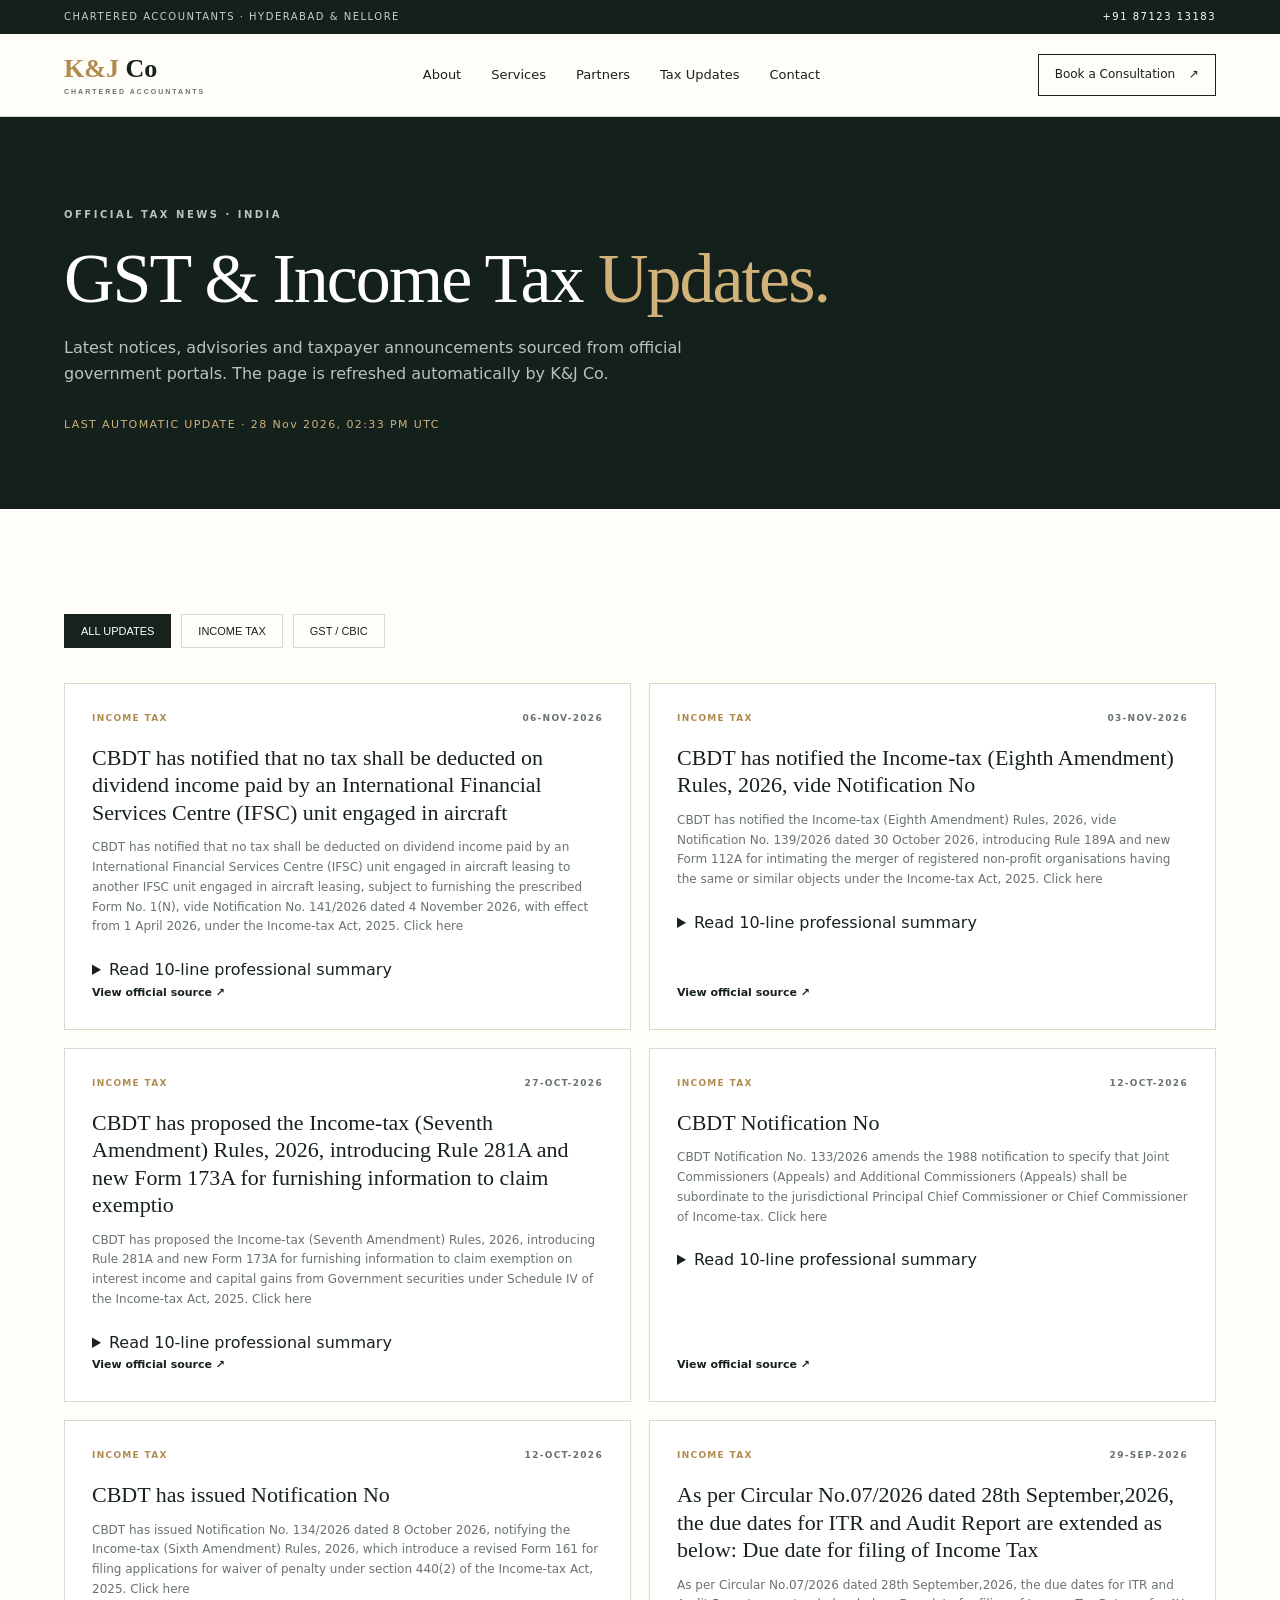
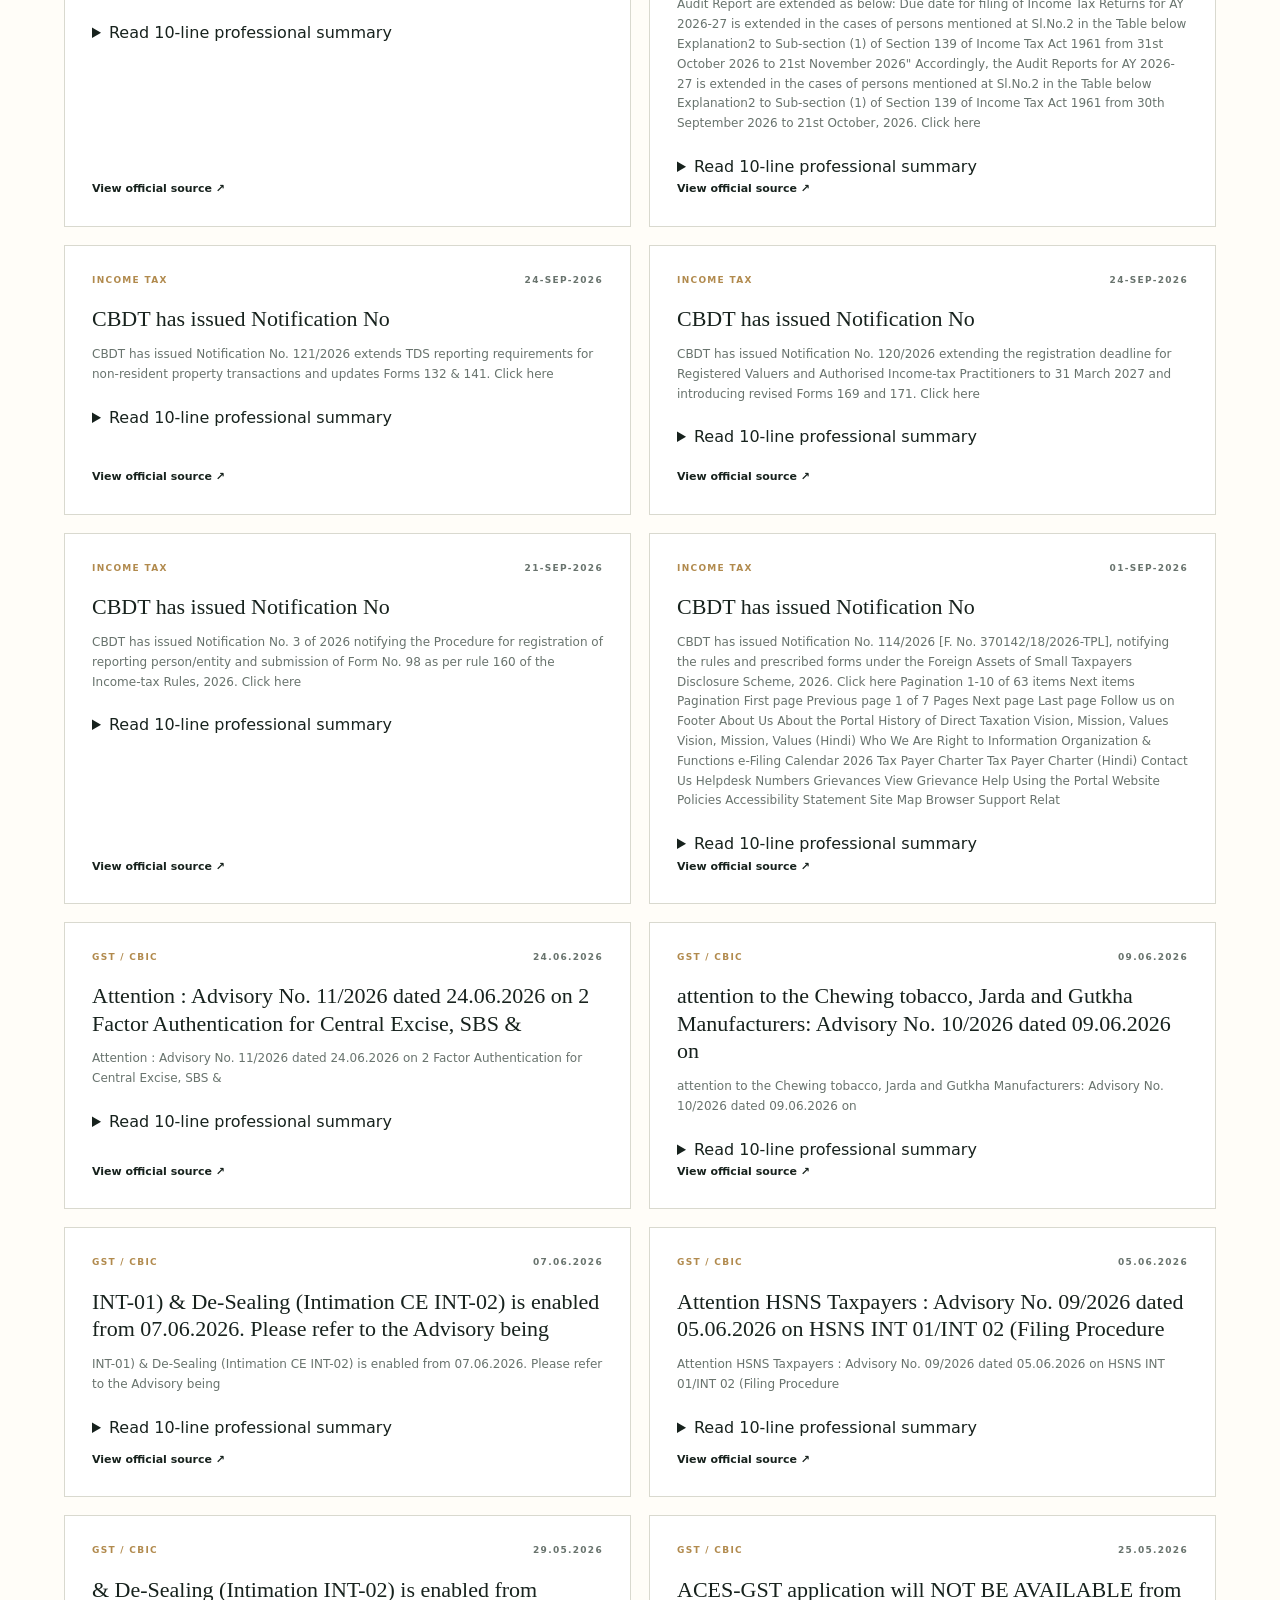
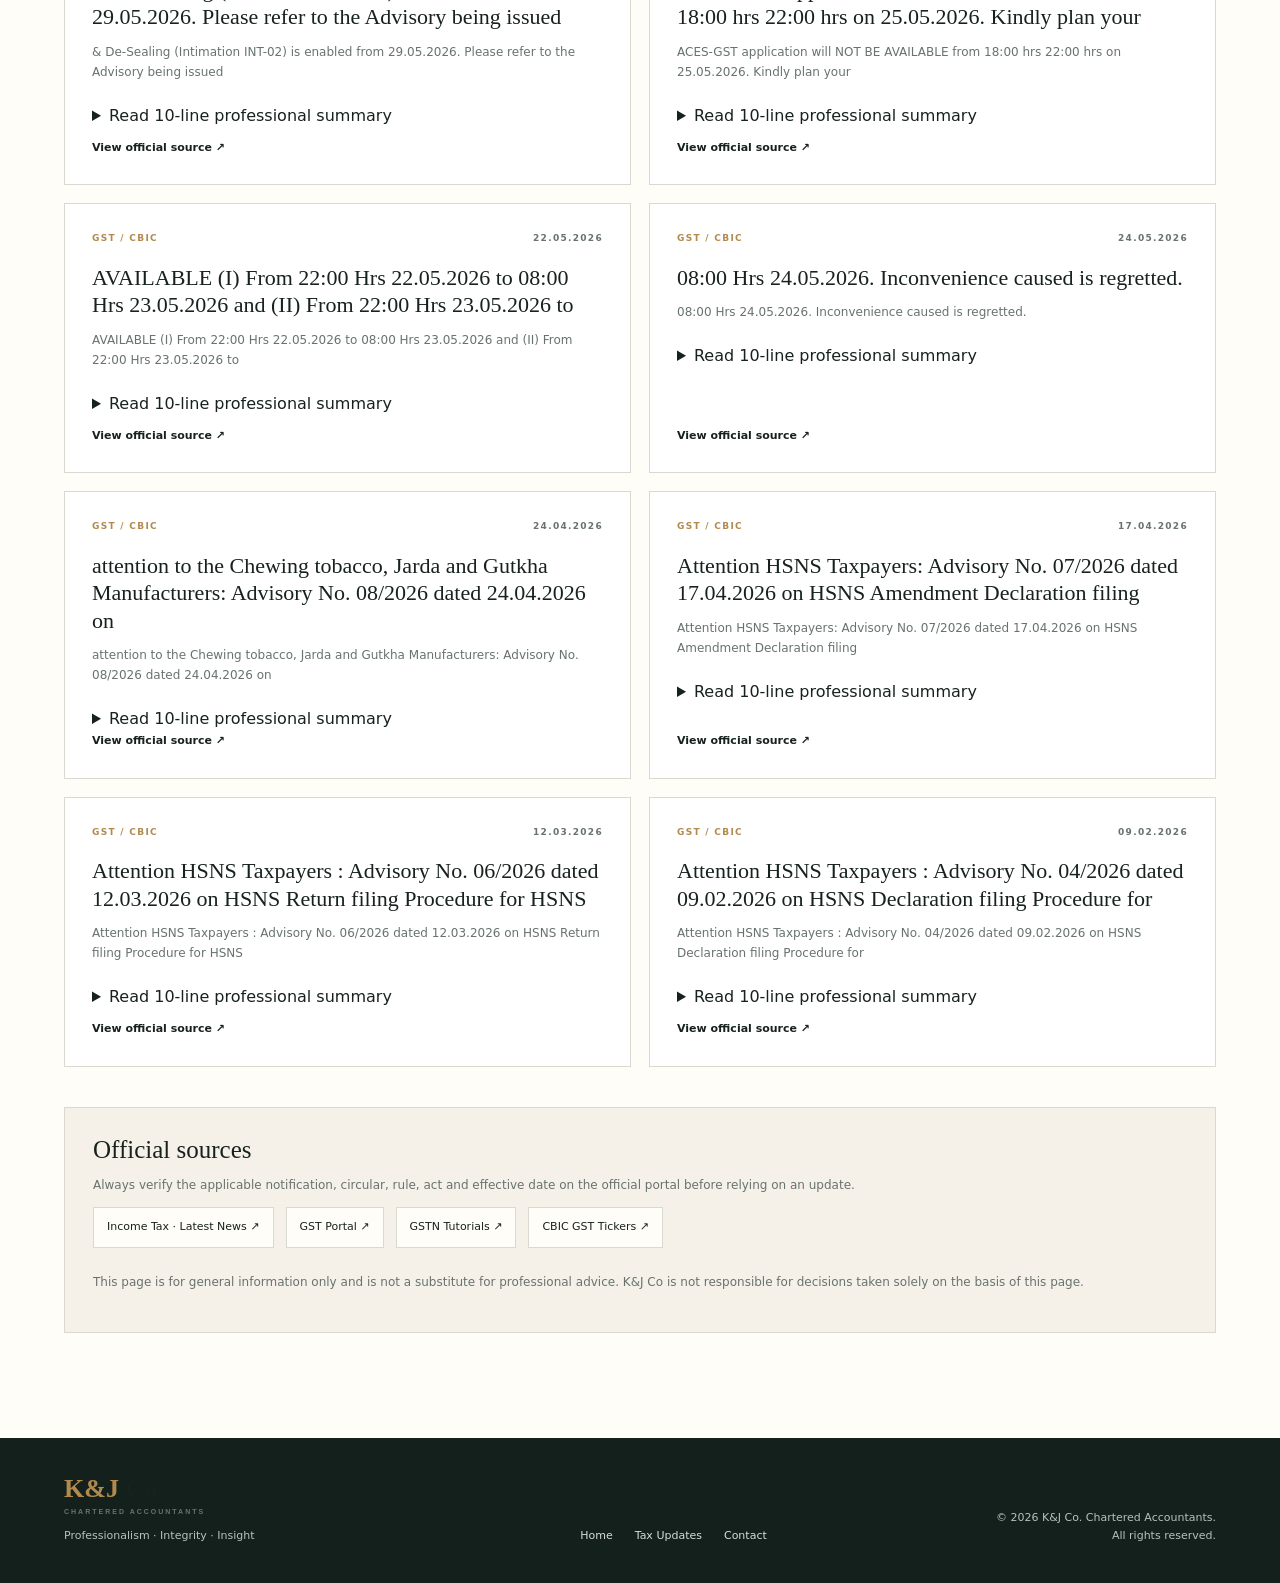
<file: tax-updates.html>
<!DOCTYPE html>
<html lang="en"><head>
<meta charset="UTF-8"><meta name="viewport" content="width=device-width,initial-scale=1">
<meta name="description" content="Latest GST and Income Tax updates compiled from official Indian government sources by K&J Co.">
<title>GST & Income Tax Updates | K&J Co</title>
<link rel="stylesheet" href="style.css?v=tax-auto-1">
<style>
.tax-hero{background:var(--dark);color:#fff;padding:90px 0 75px}.tax-hero h1{font:500 clamp(44px,6vw,70px)/1.05 Georgia,serif;margin:0 0 20px;letter-spacing:-2px}.tax-hero h1 em{color:var(--accent2);font-style:normal}.tax-hero p{max-width:720px;color:#b9c3bd}.tax-status{margin-top:28px;font-size:11px;letter-spacing:1.4px;color:var(--accent2)}.tax-controls{display:flex;gap:10px;flex-wrap:wrap;margin:0 0 35px}.tax-filter{border:1px solid var(--line);background:var(--paper);padding:10px 16px;font-size:11px;cursor:pointer;color:var(--ink)}.tax-filter.active,.tax-filter:hover{background:var(--ink);color:#fff;border-color:var(--ink)}.updates-grid{display:grid;grid-template-columns:repeat(2,1fr);gap:18px}.update-card{border:1px solid var(--line);background:#fff;padding:27px;display:flex;flex-direction:column;min-height:270px}.update-meta{display:flex;justify-content:space-between;gap:15px;font-size:9px;letter-spacing:1.3px;text-transform:uppercase;color:var(--accent);font-weight:800}.update-meta time{color:var(--muted)}.update-card h3{font:500 22px/1.25 Georgia,serif;margin:18px 0 12px}.update-card p{font-size:12px;color:var(--muted);margin:0 0 20px}.update-card a{margin-top:auto;color:var(--ink);font-size:11px;font-weight:700;text-decoration:none}.update-card a:hover{color:var(--accent)}.source-box{background:var(--cream);border:1px solid var(--line);padding:28px;margin-top:40px}.source-box h3{font:500 25px Georgia,serif;margin:0 0 10px}.source-box p{color:var(--muted);font-size:12px}.source-links{display:flex;gap:12px;flex-wrap:wrap}.source-links a{border:1px solid var(--line);padding:10px 13px;color:var(--ink);text-decoration:none;font-size:11px;background:var(--paper)}.disclaimer{font-size:11px;color:var(--muted);margin-top:25px}@media(max-width:650px){.updates-grid{grid-template-columns:1fr}.update-card{min-height:0}}
</style></head><body>
<div class="topbar"><div class="container topbar-inner"><span>CHARTERED ACCOUNTANTS · HYDERABAD & NELLORE</span><a href="tel:+918712313183">+91 87123 13183</a></div></div>
<header class="nav"><div class="container nav-inner"><a class="logo" href="index.html"><span>K&J</span> Co <small>CHARTERED ACCOUNTANTS</small></a>
<nav aria-label="Primary navigation"><a href="index.html#about">About</a><a href="index.html#services">Services</a><a href="index.html#partners">Partners</a><a href="tax-updates.html">Tax Updates</a><a href="index.html#contact">Contact</a></nav>
<a class="nav-cta" href="index.html#contact">Book a Consultation <span>↗</span></a></div></header>
<section class="tax-hero"><div class="container"><p class="eyebrow">OFFICIAL TAX NEWS · INDIA</p><h1>GST & Income Tax <em>Updates.</em></h1><p>Latest notices, advisories and taxpayer announcements sourced from official government portals. The page is refreshed automatically by K&J Co.</p><div class="tax-status">LAST AUTOMATIC UPDATE · 28 Nov 2026, 02:33 PM UTC</div></div></section>
<main class="section"><div class="container"><div class="tax-controls"><button class="tax-filter active" data-filter="all">ALL UPDATES</button><button class="tax-filter" data-filter="Income Tax">INCOME TAX</button><button class="tax-filter" data-filter="GST / CBIC">GST / CBIC</button></div>
<div class="updates-grid"><article class="update-card" data-category="Income Tax">
      <div class="update-meta"><span>Income Tax</span><time>06-Nov-2026</time></div>
      <h3>CBDT has notified that no tax shall be deducted on dividend income paid by an International Financial Services Centre (IFSC) unit engaged in aircraft </h3>
      <p>CBDT has notified that no tax shall be deducted on dividend income paid by an International Financial Services Centre (IFSC) unit engaged in aircraft leasing to another IFSC unit engaged in aircraft leasing, subject to furnishing the prescribed Form No. 1(N), vide Notification No. 141/2026 dated 4 November 2026, with effect from 1 April 2026, under the Income-tax Act, 2025. Click here</p>
      <details><summary>Read 10-line professional summary</summary><ol><li>CBDT / Income Tax Department update dated 06-Nov-2026.</li><li>The update concerns: CBDT has notified that no tax shall be deducted on dividend income paid by an International Financial Services Centre (IFSC) unit engaged in aircraft.</li><li>Taxpayers should identify whether the change applies to their facts.</li><li>The applicable notification, circular, rule or portal instruction should be reviewed.</li><li>Relevant forms, reporting fields and filing procedures should be checked.</li><li>Existing compliance checklists should be updated where required.</li><li>Supporting documents and working papers should be retained.</li><li>Any applicable effective date or transition period should be confirmed.</li><li>Professionals should reconcile the change with the taxpayer&#x27;s existing position.</li><li>Action: verify the official source before taking a compliance action.</li></ol></details>
      <a href="https://www.incometax.gov.in/iec/foportal/latest-news" target="_blank" rel="noopener">View official source ↗</a>
    </article>
<article class="update-card" data-category="Income Tax">
      <div class="update-meta"><span>Income Tax</span><time>03-Nov-2026</time></div>
      <h3>CBDT has notified the Income-tax (Eighth Amendment) Rules, 2026, vide Notification No</h3>
      <p>CBDT has notified the Income-tax (Eighth Amendment) Rules, 2026, vide Notification No. 139/2026 dated 30 October 2026, introducing Rule 189A and new Form 112A for intimating the merger of registered non-profit organisations having the same or similar objects under the Income-tax Act, 2025. Click here</p>
      <details><summary>Read 10-line professional summary</summary><ol><li>CBDT / Income Tax Department update dated 03-Nov-2026.</li><li>The update concerns: CBDT has notified the Income-tax (Eighth Amendment) Rules, 2026, vide Notification No.</li><li>Taxpayers should identify whether the change applies to their facts.</li><li>The applicable notification, circular, rule or portal instruction should be reviewed.</li><li>Relevant forms, reporting fields and filing procedures should be checked.</li><li>Existing compliance checklists should be updated where required.</li><li>Supporting documents and working papers should be retained.</li><li>Any applicable effective date or transition period should be confirmed.</li><li>Professionals should reconcile the change with the taxpayer&#x27;s existing position.</li><li>Action: verify the official source before taking a compliance action.</li></ol></details>
      <a href="https://www.incometax.gov.in/iec/foportal/latest-news" target="_blank" rel="noopener">View official source ↗</a>
    </article>
<article class="update-card" data-category="Income Tax">
      <div class="update-meta"><span>Income Tax</span><time>27-Oct-2026</time></div>
      <h3>CBDT has proposed the Income-tax (Seventh Amendment) Rules, 2026, introducing Rule 281A and new Form 173A for furnishing information to claim exemptio</h3>
      <p>CBDT has proposed the Income-tax (Seventh Amendment) Rules, 2026, introducing Rule 281A and new Form 173A for furnishing information to claim exemption on interest income and capital gains from Government securities under Schedule IV of the Income-tax Act, 2025. Click here</p>
      <details><summary>Read 10-line professional summary</summary><ol><li>CBDT / Income Tax Department update dated 27-Oct-2026.</li><li>The update concerns: CBDT has proposed the Income-tax (Seventh Amendment) Rules, 2026, introducing Rule 281A and new Form 173A for furnishing information to claim exemptio.</li><li>Taxpayers should identify whether the change applies to their facts.</li><li>The applicable notification, circular, rule or portal instruction should be reviewed.</li><li>Relevant forms, reporting fields and filing procedures should be checked.</li><li>Existing compliance checklists should be updated where required.</li><li>Supporting documents and working papers should be retained.</li><li>Any applicable effective date or transition period should be confirmed.</li><li>Professionals should reconcile the change with the taxpayer&#x27;s existing position.</li><li>Action: verify the official source before taking a compliance action.</li></ol></details>
      <a href="https://www.incometax.gov.in/iec/foportal/latest-news" target="_blank" rel="noopener">View official source ↗</a>
    </article>
<article class="update-card" data-category="Income Tax">
      <div class="update-meta"><span>Income Tax</span><time>12-Oct-2026</time></div>
      <h3>CBDT Notification No</h3>
      <p>CBDT Notification No. 133/2026 amends the 1988 notification to specify that Joint Commissioners (Appeals) and Additional Commissioners (Appeals) shall be subordinate to the jurisdictional Principal Chief Commissioner or Chief Commissioner of Income-tax. Click here</p>
      <details><summary>Read 10-line professional summary</summary><ol><li>CBDT / Income Tax Department update dated 12-Oct-2026.</li><li>The update concerns: CBDT Notification No.</li><li>Taxpayers should identify whether the change applies to their facts.</li><li>The applicable notification, circular, rule or portal instruction should be reviewed.</li><li>Relevant forms, reporting fields and filing procedures should be checked.</li><li>Existing compliance checklists should be updated where required.</li><li>Supporting documents and working papers should be retained.</li><li>Any applicable effective date or transition period should be confirmed.</li><li>Professionals should reconcile the change with the taxpayer&#x27;s existing position.</li><li>Action: verify the official source before taking a compliance action.</li></ol></details>
      <a href="https://www.incometax.gov.in/iec/foportal/latest-news" target="_blank" rel="noopener">View official source ↗</a>
    </article>
<article class="update-card" data-category="Income Tax">
      <div class="update-meta"><span>Income Tax</span><time>12-Oct-2026</time></div>
      <h3>CBDT has issued Notification No</h3>
      <p>CBDT has issued Notification No. 134/2026 dated 8 October 2026, notifying the Income-tax (Sixth Amendment) Rules, 2026, which introduce a revised Form 161 for filing applications for waiver of penalty under section 440(2) of the Income-tax Act, 2025. Click here</p>
      <details><summary>Read 10-line professional summary</summary><ol><li>CBDT / Income Tax Department update dated 12-Oct-2026.</li><li>The update concerns: CBDT has issued Notification No.</li><li>Taxpayers should identify whether the change applies to their facts.</li><li>The applicable notification, circular, rule or portal instruction should be reviewed.</li><li>Relevant forms, reporting fields and filing procedures should be checked.</li><li>Existing compliance checklists should be updated where required.</li><li>Supporting documents and working papers should be retained.</li><li>Any applicable effective date or transition period should be confirmed.</li><li>Professionals should reconcile the change with the taxpayer&#x27;s existing position.</li><li>Action: verify the official source before taking a compliance action.</li></ol></details>
      <a href="https://www.incometax.gov.in/iec/foportal/latest-news" target="_blank" rel="noopener">View official source ↗</a>
    </article>
<article class="update-card" data-category="Income Tax">
      <div class="update-meta"><span>Income Tax</span><time>29-Sep-2026</time></div>
      <h3>As per Circular No.07/2026 dated 28th September,2026, the due dates for ITR and Audit Report are extended as below: Due date for filing of Income Tax </h3>
      <p>As per Circular No.07/2026 dated 28th September,2026, the due dates for ITR and Audit Report are extended as below: Due date for filing of Income Tax Returns for AY 2026-27 is extended in the cases of persons mentioned at Sl.No.2 in the Table below Explanation2 to Sub-section (1) of Section 139 of Income Tax Act 1961 from 31st October 2026 to 21st November 2026&quot; Accordingly, the Audit Reports for AY 2026-27 is extended in the cases of persons mentioned at Sl.No.2 in the Table below Explanation2 to Sub-section (1) of Section 139 of Income Tax Act 1961 from 30th September 2026 to 21st October, 2026. Click here</p>
      <details><summary>Read 10-line professional summary</summary><ol><li>CBDT / Income Tax Department update dated 29-Sep-2026.</li><li>The update concerns: As per Circular No.07/2026 dated 28th September,2026, the due dates for ITR and Audit Report are extended as below: Due date for filing of Income Tax.</li><li>Taxpayers should identify whether the change applies to their facts.</li><li>The applicable notification, circular, rule or portal instruction should be reviewed.</li><li>Relevant forms, reporting fields and filing procedures should be checked.</li><li>Existing compliance checklists should be updated where required.</li><li>Supporting documents and working papers should be retained.</li><li>Any applicable effective date or transition period should be confirmed.</li><li>Professionals should reconcile the change with the taxpayer&#x27;s existing position.</li><li>Action: verify the official source before taking a compliance action.</li></ol></details>
      <a href="https://www.incometax.gov.in/iec/foportal/latest-news" target="_blank" rel="noopener">View official source ↗</a>
    </article>
<article class="update-card" data-category="Income Tax">
      <div class="update-meta"><span>Income Tax</span><time>24-Sep-2026</time></div>
      <h3>CBDT has issued Notification No</h3>
      <p>CBDT has issued Notification No. 121/2026 extends TDS reporting requirements for non-resident property transactions and updates Forms 132 &amp; 141. Click here</p>
      <details><summary>Read 10-line professional summary</summary><ol><li>CBDT / Income Tax Department update dated 24-Sep-2026.</li><li>The update concerns: CBDT has issued Notification No.</li><li>Taxpayers should identify whether the change applies to their facts.</li><li>The applicable notification, circular, rule or portal instruction should be reviewed.</li><li>Relevant forms, reporting fields and filing procedures should be checked.</li><li>Existing compliance checklists should be updated where required.</li><li>Supporting documents and working papers should be retained.</li><li>Any applicable effective date or transition period should be confirmed.</li><li>Professionals should reconcile the change with the taxpayer&#x27;s existing position.</li><li>Action: verify the official source before taking a compliance action.</li></ol></details>
      <a href="https://www.incometax.gov.in/iec/foportal/latest-news" target="_blank" rel="noopener">View official source ↗</a>
    </article>
<article class="update-card" data-category="Income Tax">
      <div class="update-meta"><span>Income Tax</span><time>24-Sep-2026</time></div>
      <h3>CBDT has issued Notification No</h3>
      <p>CBDT has issued Notification No. 120/2026 extending the registration deadline for Registered Valuers and Authorised Income-tax Practitioners to 31 March 2027 and introducing revised Forms 169 and 171. Click here</p>
      <details><summary>Read 10-line professional summary</summary><ol><li>CBDT / Income Tax Department update dated 24-Sep-2026.</li><li>The update concerns: CBDT has issued Notification No.</li><li>Taxpayers should identify whether the change applies to their facts.</li><li>The applicable notification, circular, rule or portal instruction should be reviewed.</li><li>Relevant forms, reporting fields and filing procedures should be checked.</li><li>Existing compliance checklists should be updated where required.</li><li>Supporting documents and working papers should be retained.</li><li>Any applicable effective date or transition period should be confirmed.</li><li>Professionals should reconcile the change with the taxpayer&#x27;s existing position.</li><li>Action: verify the official source before taking a compliance action.</li></ol></details>
      <a href="https://www.incometax.gov.in/iec/foportal/latest-news" target="_blank" rel="noopener">View official source ↗</a>
    </article>
<article class="update-card" data-category="Income Tax">
      <div class="update-meta"><span>Income Tax</span><time>21-Sep-2026</time></div>
      <h3>CBDT has issued Notification No</h3>
      <p>CBDT has issued Notification No. 3 of 2026 notifying the Procedure for registration of reporting person/entity and submission of Form No. 98 as per rule 160 of the Income-tax Rules, 2026. Click here</p>
      <details><summary>Read 10-line professional summary</summary><ol><li>CBDT / Income Tax Department update dated 21-Sep-2026.</li><li>The update concerns: CBDT has issued Notification No.</li><li>Taxpayers should identify whether the change applies to their facts.</li><li>The applicable notification, circular, rule or portal instruction should be reviewed.</li><li>Relevant forms, reporting fields and filing procedures should be checked.</li><li>Existing compliance checklists should be updated where required.</li><li>Supporting documents and working papers should be retained.</li><li>Any applicable effective date or transition period should be confirmed.</li><li>Professionals should reconcile the change with the taxpayer&#x27;s existing position.</li><li>Action: verify the official source before taking a compliance action.</li></ol></details>
      <a href="https://www.incometax.gov.in/iec/foportal/latest-news" target="_blank" rel="noopener">View official source ↗</a>
    </article>
<article class="update-card" data-category="Income Tax">
      <div class="update-meta"><span>Income Tax</span><time>01-Sep-2026</time></div>
      <h3>CBDT has issued Notification No</h3>
      <p>CBDT has issued Notification No. 114/2026 [F. No. 370142/18/2026-TPL], notifying the rules and prescribed forms under the Foreign Assets of Small Taxpayers Disclosure Scheme, 2026. Click here Pagination 1-10 of 63 items Next items Pagination First page Previous page 1 of 7 Pages Next page Last page Follow us on Footer About Us About the Portal History of Direct Taxation Vision, Mission, Values Vision, Mission, Values (Hindi) Who We Are Right to Information Organization &amp; Functions e-Filing Calendar 2026 Tax Payer Charter Tax Payer Charter (Hindi) Contact Us Helpdesk Numbers Grievances View Grievance Help Using the Portal Website Policies Accessibility Statement Site Map Browser Support Relat</p>
      <details><summary>Read 10-line professional summary</summary><ol><li>CBDT / Income Tax Department update dated 01-Sep-2026.</li><li>The update concerns: CBDT has issued Notification No.</li><li>Taxpayers should identify whether the change applies to their facts.</li><li>The applicable notification, circular, rule or portal instruction should be reviewed.</li><li>Relevant forms, reporting fields and filing procedures should be checked.</li><li>Existing compliance checklists should be updated where required.</li><li>Supporting documents and working papers should be retained.</li><li>Any applicable effective date or transition period should be confirmed.</li><li>Professionals should reconcile the change with the taxpayer&#x27;s existing position.</li><li>Action: verify the official source before taking a compliance action.</li></ol></details>
      <a href="https://www.incometax.gov.in/iec/foportal/latest-news" target="_blank" rel="noopener">View official source ↗</a>
    </article>
<article class="update-card" data-category="GST / CBIC">
      <div class="update-meta"><span>GST / CBIC</span><time>24.06.2026</time></div>
      <h3>Attention : Advisory No. 11/2026 dated 24.06.2026 on 2 Factor Authentication for Central Excise, SBS &amp;</h3>
      <p>Attention : Advisory No. 11/2026 dated 24.06.2026 on 2 Factor Authentication for Central Excise, SBS &amp;</p>
      <details><summary>Read 10-line professional summary</summary><ol><li>GSTN / CBIC update dated 24.06.2026.</li><li>The update concerns: Attention : Advisory No. 11/2026 dated 24.06.2026 on 2 Factor Authentication for Central Excise, SBS &amp;.</li><li>Taxpayers should identify whether the change applies to their GST activities.</li><li>The applicable advisory, notification or portal instruction should be reviewed.</li><li>Relevant return, registration, invoice, e-way bill or appeal procedures should be checked.</li><li>ERP, GSP and portal configurations should be updated where necessary.</li><li>Supporting documents and reconciliation workings should be retained.</li><li>Any implementation date or transition period should be confirmed.</li><li>Tax and IT teams should coordinate where the change affects systems.</li><li>Action: verify the official source before taking a compliance action.</li></ol></details>
      <a href="https://cbic-gst.gov.in/tickers.html" target="_blank" rel="noopener">View official source ↗</a>
    </article>
<article class="update-card" data-category="GST / CBIC">
      <div class="update-meta"><span>GST / CBIC</span><time>09.06.2026</time></div>
      <h3>attention to the Chewing tobacco, Jarda and Gutkha Manufacturers: Advisory No. 10/2026 dated 09.06.2026 on</h3>
      <p>attention to the Chewing tobacco, Jarda and Gutkha Manufacturers: Advisory No. 10/2026 dated 09.06.2026 on</p>
      <details><summary>Read 10-line professional summary</summary><ol><li>GSTN / CBIC update dated 09.06.2026.</li><li>The update concerns: attention to the Chewing tobacco, Jarda and Gutkha Manufacturers: Advisory No. 10/2026 dated 09.06.2026 on.</li><li>Taxpayers should identify whether the change applies to their GST activities.</li><li>The applicable advisory, notification or portal instruction should be reviewed.</li><li>Relevant return, registration, invoice, e-way bill or appeal procedures should be checked.</li><li>ERP, GSP and portal configurations should be updated where necessary.</li><li>Supporting documents and reconciliation workings should be retained.</li><li>Any implementation date or transition period should be confirmed.</li><li>Tax and IT teams should coordinate where the change affects systems.</li><li>Action: verify the official source before taking a compliance action.</li></ol></details>
      <a href="https://cbic-gst.gov.in/tickers.html" target="_blank" rel="noopener">View official source ↗</a>
    </article>
<article class="update-card" data-category="GST / CBIC">
      <div class="update-meta"><span>GST / CBIC</span><time>07.06.2026</time></div>
      <h3>INT-01) &amp; De-Sealing (Intimation CE INT-02) is enabled from 07.06.2026. Please refer to the Advisory being</h3>
      <p>INT-01) &amp; De-Sealing (Intimation CE INT-02) is enabled from 07.06.2026. Please refer to the Advisory being</p>
      <details><summary>Read 10-line professional summary</summary><ol><li>GSTN / CBIC update dated 07.06.2026.</li><li>The update concerns: INT-01) &amp; De-Sealing (Intimation CE INT-02) is enabled from 07.06.2026. Please refer to the Advisory being.</li><li>Taxpayers should identify whether the change applies to their GST activities.</li><li>The applicable advisory, notification or portal instruction should be reviewed.</li><li>Relevant return, registration, invoice, e-way bill or appeal procedures should be checked.</li><li>ERP, GSP and portal configurations should be updated where necessary.</li><li>Supporting documents and reconciliation workings should be retained.</li><li>Any implementation date or transition period should be confirmed.</li><li>Tax and IT teams should coordinate where the change affects systems.</li><li>Action: verify the official source before taking a compliance action.</li></ol></details>
      <a href="https://cbic-gst.gov.in/tickers.html" target="_blank" rel="noopener">View official source ↗</a>
    </article>
<article class="update-card" data-category="GST / CBIC">
      <div class="update-meta"><span>GST / CBIC</span><time>05.06.2026</time></div>
      <h3>Attention HSNS Taxpayers : Advisory No. 09/2026 dated 05.06.2026 on HSNS INT 01/INT 02 (Filing Procedure</h3>
      <p>Attention HSNS Taxpayers : Advisory No. 09/2026 dated 05.06.2026 on HSNS INT 01/INT 02 (Filing Procedure</p>
      <details><summary>Read 10-line professional summary</summary><ol><li>GSTN / CBIC update dated 05.06.2026.</li><li>The update concerns: Attention HSNS Taxpayers : Advisory No. 09/2026 dated 05.06.2026 on HSNS INT 01/INT 02 (Filing Procedure.</li><li>Taxpayers should identify whether the change applies to their GST activities.</li><li>The applicable advisory, notification or portal instruction should be reviewed.</li><li>Relevant return, registration, invoice, e-way bill or appeal procedures should be checked.</li><li>ERP, GSP and portal configurations should be updated where necessary.</li><li>Supporting documents and reconciliation workings should be retained.</li><li>Any implementation date or transition period should be confirmed.</li><li>Tax and IT teams should coordinate where the change affects systems.</li><li>Action: verify the official source before taking a compliance action.</li></ol></details>
      <a href="https://cbic-gst.gov.in/tickers.html" target="_blank" rel="noopener">View official source ↗</a>
    </article>
<article class="update-card" data-category="GST / CBIC">
      <div class="update-meta"><span>GST / CBIC</span><time>29.05.2026</time></div>
      <h3>&amp; De-Sealing (Intimation INT-02) is enabled from 29.05.2026. Please refer to the Advisory being issued</h3>
      <p>&amp; De-Sealing (Intimation INT-02) is enabled from 29.05.2026. Please refer to the Advisory being issued</p>
      <details><summary>Read 10-line professional summary</summary><ol><li>GSTN / CBIC update dated 29.05.2026.</li><li>The update concerns: &amp; De-Sealing (Intimation INT-02) is enabled from 29.05.2026. Please refer to the Advisory being issued.</li><li>Taxpayers should identify whether the change applies to their GST activities.</li><li>The applicable advisory, notification or portal instruction should be reviewed.</li><li>Relevant return, registration, invoice, e-way bill or appeal procedures should be checked.</li><li>ERP, GSP and portal configurations should be updated where necessary.</li><li>Supporting documents and reconciliation workings should be retained.</li><li>Any implementation date or transition period should be confirmed.</li><li>Tax and IT teams should coordinate where the change affects systems.</li><li>Action: verify the official source before taking a compliance action.</li></ol></details>
      <a href="https://cbic-gst.gov.in/tickers.html" target="_blank" rel="noopener">View official source ↗</a>
    </article>
<article class="update-card" data-category="GST / CBIC">
      <div class="update-meta"><span>GST / CBIC</span><time>25.05.2026</time></div>
      <h3>ACES-GST application will NOT BE AVAILABLE from 18:00 hrs 22:00 hrs on 25.05.2026. Kindly plan your</h3>
      <p>ACES-GST application will NOT BE AVAILABLE from 18:00 hrs 22:00 hrs on 25.05.2026. Kindly plan your</p>
      <details><summary>Read 10-line professional summary</summary><ol><li>GSTN / CBIC update dated 25.05.2026.</li><li>The update concerns: ACES-GST application will NOT BE AVAILABLE from 18:00 hrs 22:00 hrs on 25.05.2026. Kindly plan your.</li><li>Taxpayers should identify whether the change applies to their GST activities.</li><li>The applicable advisory, notification or portal instruction should be reviewed.</li><li>Relevant return, registration, invoice, e-way bill or appeal procedures should be checked.</li><li>ERP, GSP and portal configurations should be updated where necessary.</li><li>Supporting documents and reconciliation workings should be retained.</li><li>Any implementation date or transition period should be confirmed.</li><li>Tax and IT teams should coordinate where the change affects systems.</li><li>Action: verify the official source before taking a compliance action.</li></ol></details>
      <a href="https://cbic-gst.gov.in/tickers.html" target="_blank" rel="noopener">View official source ↗</a>
    </article>
<article class="update-card" data-category="GST / CBIC">
      <div class="update-meta"><span>GST / CBIC</span><time>22.05.2026</time></div>
      <h3>AVAILABLE (I) From 22:00 Hrs 22.05.2026 to 08:00 Hrs 23.05.2026 and (II) From 22:00 Hrs 23.05.2026 to</h3>
      <p>AVAILABLE (I) From 22:00 Hrs 22.05.2026 to 08:00 Hrs 23.05.2026 and (II) From 22:00 Hrs 23.05.2026 to</p>
      <details><summary>Read 10-line professional summary</summary><ol><li>GSTN / CBIC update dated 22.05.2026.</li><li>The update concerns: AVAILABLE (I) From 22:00 Hrs 22.05.2026 to 08:00 Hrs 23.05.2026 and (II) From 22:00 Hrs 23.05.2026 to.</li><li>Taxpayers should identify whether the change applies to their GST activities.</li><li>The applicable advisory, notification or portal instruction should be reviewed.</li><li>Relevant return, registration, invoice, e-way bill or appeal procedures should be checked.</li><li>ERP, GSP and portal configurations should be updated where necessary.</li><li>Supporting documents and reconciliation workings should be retained.</li><li>Any implementation date or transition period should be confirmed.</li><li>Tax and IT teams should coordinate where the change affects systems.</li><li>Action: verify the official source before taking a compliance action.</li></ol></details>
      <a href="https://cbic-gst.gov.in/tickers.html" target="_blank" rel="noopener">View official source ↗</a>
    </article>
<article class="update-card" data-category="GST / CBIC">
      <div class="update-meta"><span>GST / CBIC</span><time>24.05.2026</time></div>
      <h3>08:00 Hrs 24.05.2026. Inconvenience caused is regretted.</h3>
      <p>08:00 Hrs 24.05.2026. Inconvenience caused is regretted.</p>
      <details><summary>Read 10-line professional summary</summary><ol><li>GSTN / CBIC update dated 24.05.2026.</li><li>The update concerns: 08:00 Hrs 24.05.2026. Inconvenience caused is regretted..</li><li>Taxpayers should identify whether the change applies to their GST activities.</li><li>The applicable advisory, notification or portal instruction should be reviewed.</li><li>Relevant return, registration, invoice, e-way bill or appeal procedures should be checked.</li><li>ERP, GSP and portal configurations should be updated where necessary.</li><li>Supporting documents and reconciliation workings should be retained.</li><li>Any implementation date or transition period should be confirmed.</li><li>Tax and IT teams should coordinate where the change affects systems.</li><li>Action: verify the official source before taking a compliance action.</li></ol></details>
      <a href="https://cbic-gst.gov.in/tickers.html" target="_blank" rel="noopener">View official source ↗</a>
    </article>
<article class="update-card" data-category="GST / CBIC">
      <div class="update-meta"><span>GST / CBIC</span><time>24.04.2026</time></div>
      <h3>attention to the Chewing tobacco, Jarda and Gutkha Manufacturers: Advisory No. 08/2026 dated 24.04.2026 on</h3>
      <p>attention to the Chewing tobacco, Jarda and Gutkha Manufacturers: Advisory No. 08/2026 dated 24.04.2026 on</p>
      <details><summary>Read 10-line professional summary</summary><ol><li>GSTN / CBIC update dated 24.04.2026.</li><li>The update concerns: attention to the Chewing tobacco, Jarda and Gutkha Manufacturers: Advisory No. 08/2026 dated 24.04.2026 on.</li><li>Taxpayers should identify whether the change applies to their GST activities.</li><li>The applicable advisory, notification or portal instruction should be reviewed.</li><li>Relevant return, registration, invoice, e-way bill or appeal procedures should be checked.</li><li>ERP, GSP and portal configurations should be updated where necessary.</li><li>Supporting documents and reconciliation workings should be retained.</li><li>Any implementation date or transition period should be confirmed.</li><li>Tax and IT teams should coordinate where the change affects systems.</li><li>Action: verify the official source before taking a compliance action.</li></ol></details>
      <a href="https://cbic-gst.gov.in/tickers.html" target="_blank" rel="noopener">View official source ↗</a>
    </article>
<article class="update-card" data-category="GST / CBIC">
      <div class="update-meta"><span>GST / CBIC</span><time>17.04.2026</time></div>
      <h3>Attention HSNS Taxpayers: Advisory No. 07/2026 dated 17.04.2026 on HSNS Amendment Declaration filing</h3>
      <p>Attention HSNS Taxpayers: Advisory No. 07/2026 dated 17.04.2026 on HSNS Amendment Declaration filing</p>
      <details><summary>Read 10-line professional summary</summary><ol><li>GSTN / CBIC update dated 17.04.2026.</li><li>The update concerns: Attention HSNS Taxpayers: Advisory No. 07/2026 dated 17.04.2026 on HSNS Amendment Declaration filing.</li><li>Taxpayers should identify whether the change applies to their GST activities.</li><li>The applicable advisory, notification or portal instruction should be reviewed.</li><li>Relevant return, registration, invoice, e-way bill or appeal procedures should be checked.</li><li>ERP, GSP and portal configurations should be updated where necessary.</li><li>Supporting documents and reconciliation workings should be retained.</li><li>Any implementation date or transition period should be confirmed.</li><li>Tax and IT teams should coordinate where the change affects systems.</li><li>Action: verify the official source before taking a compliance action.</li></ol></details>
      <a href="https://cbic-gst.gov.in/tickers.html" target="_blank" rel="noopener">View official source ↗</a>
    </article>
<article class="update-card" data-category="GST / CBIC">
      <div class="update-meta"><span>GST / CBIC</span><time>12.03.2026</time></div>
      <h3>Attention HSNS Taxpayers : Advisory No. 06/2026 dated 12.03.2026 on HSNS Return filing Procedure for HSNS</h3>
      <p>Attention HSNS Taxpayers : Advisory No. 06/2026 dated 12.03.2026 on HSNS Return filing Procedure for HSNS</p>
      <details><summary>Read 10-line professional summary</summary><ol><li>GSTN / CBIC update dated 12.03.2026.</li><li>The update concerns: Attention HSNS Taxpayers : Advisory No. 06/2026 dated 12.03.2026 on HSNS Return filing Procedure for HSNS.</li><li>Taxpayers should identify whether the change applies to their GST activities.</li><li>The applicable advisory, notification or portal instruction should be reviewed.</li><li>Relevant return, registration, invoice, e-way bill or appeal procedures should be checked.</li><li>ERP, GSP and portal configurations should be updated where necessary.</li><li>Supporting documents and reconciliation workings should be retained.</li><li>Any implementation date or transition period should be confirmed.</li><li>Tax and IT teams should coordinate where the change affects systems.</li><li>Action: verify the official source before taking a compliance action.</li></ol></details>
      <a href="https://cbic-gst.gov.in/tickers.html" target="_blank" rel="noopener">View official source ↗</a>
    </article>
<article class="update-card" data-category="GST / CBIC">
      <div class="update-meta"><span>GST / CBIC</span><time>09.02.2026</time></div>
      <h3>Attention HSNS Taxpayers : Advisory No. 04/2026 dated 09.02.2026 on HSNS Declaration filing Procedure for</h3>
      <p>Attention HSNS Taxpayers : Advisory No. 04/2026 dated 09.02.2026 on HSNS Declaration filing Procedure for</p>
      <details><summary>Read 10-line professional summary</summary><ol><li>GSTN / CBIC update dated 09.02.2026.</li><li>The update concerns: Attention HSNS Taxpayers : Advisory No. 04/2026 dated 09.02.2026 on HSNS Declaration filing Procedure for.</li><li>Taxpayers should identify whether the change applies to their GST activities.</li><li>The applicable advisory, notification or portal instruction should be reviewed.</li><li>Relevant return, registration, invoice, e-way bill or appeal procedures should be checked.</li><li>ERP, GSP and portal configurations should be updated where necessary.</li><li>Supporting documents and reconciliation workings should be retained.</li><li>Any implementation date or transition period should be confirmed.</li><li>Tax and IT teams should coordinate where the change affects systems.</li><li>Action: verify the official source before taking a compliance action.</li></ol></details>
      <a href="https://cbic-gst.gov.in/tickers.html" target="_blank" rel="noopener">View official source ↗</a>
    </article></div>
<div class="source-box"><h3>Official sources</h3><p>Always verify the applicable notification, circular, rule, act and effective date on the official portal before relying on an update.</p><div class="source-links"><a href="https://www.incometax.gov.in/iec/foportal/latest-news" target="_blank" rel="noopener">Income Tax · Latest News ↗</a><a href="https://www.gst.gov.in/" target="_blank" rel="noopener">GST Portal ↗</a><a href="https://tutorial.gst.gov.in/" target="_blank" rel="noopener">GSTN Tutorials ↗</a><a href="https://cbic-gst.gov.in/tickers.html" target="_blank" rel="noopener">CBIC GST Tickers ↗</a></div><p class="disclaimer">This page is for general information only and is not a substitute for professional advice. K&J Co is not responsible for decisions taken solely on the basis of this page.</p></div>
</div></main>
<footer><div class="container footer-grid"><div><div class="logo"><span>K&J</span> Co <small>CHARTERED ACCOUNTANTS</small></div><p>Professionalism · Integrity · Insight</p></div><div class="footer-links"><a href="index.html">Home</a><a href="tax-updates.html">Tax Updates</a><a href="index.html#contact">Contact</a></div><p class="copyright">© 2026 K&J Co. Chartered Accountants.<br>All rights reserved.</p></div></footer>
<script>document.querySelectorAll('.tax-filter').forEach(b=>b.addEventListener('click',()=>{document.querySelectorAll('.tax-filter').forEach(x=>x.classList.remove('active'));b.classList.add('active');const f=b.dataset.filter;document.querySelectorAll('.update-card').forEach(c=>c.style.display=(f==='all'||c.dataset.category===f)?'flex':'none')}));</script>
</body></html>
</file>
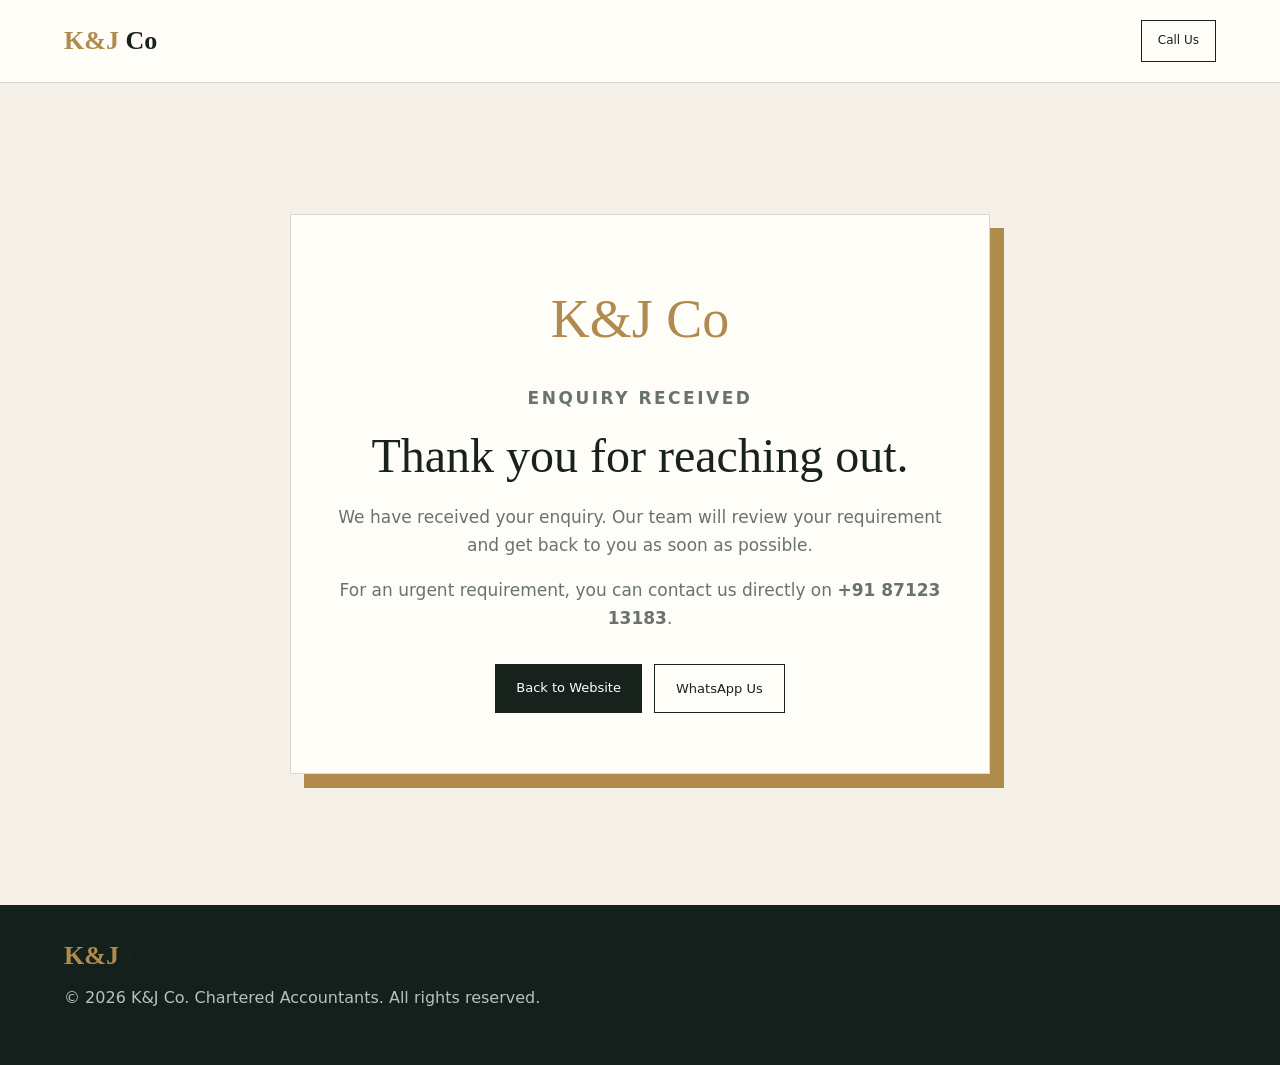
<file: thank-you.html>
<!DOCTYPE html>
<html lang="en">
<head>
<meta charset="UTF-8">
<meta name="viewport" content="width=device-width, initial-scale=1.0">
<meta name="description" content="Thank you for contacting K&J Co, Chartered Accountants.">
<title>Thank You | K&J Co</title>
<link rel="stylesheet" href="style.css">
<style>
.thanks{min-height:calc(100vh - 78px);display:flex;align-items:center;justify-content:center;text-align:center;background:var(--cream);padding:60px 20px}
.thanks-card{max-width:700px;background:var(--paper);padding:60px 45px;border:1px solid var(--line);box-shadow:14px 14px 0 var(--accent)}
.thanks-mark{font-family:Georgia,serif;font-size:54px;color:var(--accent);margin-bottom:20px}
.thanks h1{font-family:Georgia,serif;font-weight:500;font-size:48px;line-height:1.1;margin:0 0 20px}
.thanks p{color:var(--muted);font-size:17px}
.thanks-actions{display:flex;justify-content:center;gap:12px;margin-top:32px;flex-wrap:wrap}
@media(max-width:600px){.thanks-card{padding:45px 25px}.thanks h1{font-size:38px}}
</style>
</head>
<body>
<header class="nav"><div class="container nav-inner"><a class="logo" href="index.html"><span>K&J</span> Co</a><a class="nav-cta" href="tel:+918712313183">Call Us</a></div></header>
<main class="thanks"><div class="thanks-card">
<div class="thanks-mark">K&J Co</div>
<p class="eyebrow">ENQUIRY RECEIVED</p>
<h1>Thank you for reaching out.</h1>
<p>We have received your enquiry. Our team will review your requirement and get back to you as soon as possible.</p>
<p>For an urgent requirement, you can contact us directly on <strong>+91 87123 13183</strong>.</p>
<div class="thanks-actions"><a class="btn primary" href="index.html">Back to Website</a><a class="btn secondary" href="https://wa.me/918712313183?text=Hello%20K%26J%20Co%2C%20I%20have%20submitted%20an%20enquiry%20through%20your%20website." target="_blank" rel="noopener">WhatsApp Us</a></div>
</div></main>
<footer><div class="container"><div class="logo"><span>K&J</span> Co</div><p>© 2026 K&J Co. Chartered Accountants. All rights reserved.</p></div></footer>
</body></html>
</file>
<file: style.css>
:root{--ink:#17221d;--muted:#68736d;--cream:#f5f1e8;--paper:#fffdf8;--paper2:#f0ede4;--line:#d9d9cf;--accent:#b18a4d;--accent2:#d0b27a;--dark:#14201b;--dark2:#1c2b24}
*{box-sizing:border-box}html{scroll-behavior:smooth}body{margin:0;font-family:Inter,ui-sans-serif,system-ui,-apple-system,BlinkMacSystemFont,"Segoe UI",sans-serif;color:var(--ink);background:var(--paper);line-height:1.65}.container{width:min(1160px,90%);margin:auto}a{transition:.2s ease}.topbar{background:var(--dark);color:#c8cec9;font-size:10px;letter-spacing:1.5px}.topbar-inner{height:34px;display:flex;align-items:center;justify-content:space-between}.topbar a{color:#fff;text-decoration:none}.nav{position:sticky;top:0;z-index:20;background:rgba(255,253,248,.95);backdrop-filter:blur(14px);border-bottom:1px solid var(--line)}.nav-inner{min-height:82px;display:flex;align-items:center;justify-content:space-between;gap:30px}.logo{font-family:Georgia,serif;font-size:26px;text-decoration:none;color:var(--ink);font-weight:600;line-height:1}.logo span{color:var(--accent)}.logo small{display:block;font-family:Inter,sans-serif;font-size:7px;letter-spacing:2px;color:var(--muted);margin-top:6px}nav{display:flex;gap:30px}nav a{color:var(--ink);text-decoration:none;font-size:13px}nav a:hover{color:var(--accent)}.nav-cta{border:1px solid var(--ink);padding:10px 16px;text-decoration:none;color:var(--ink);font-size:12px}.nav-cta:hover{background:var(--ink);color:#fff}.nav-cta span,.btn span{margin-left:10px}.hero{position:relative;overflow:hidden;background:var(--cream);padding:92px 0 100px}.hero-pattern{position:absolute;inset:0;opacity:.38;background-image:linear-gradient(90deg,rgba(177,138,77,.06) 1px,transparent 1px),linear-gradient(rgba(177,138,77,.06) 1px,transparent 1px);background-size:70px 70px}.hero-grid{position:relative;display:grid;grid-template-columns:1.25fr .75fr;gap:85px;align-items:center}.eyebrow{font-size:10px;letter-spacing:2.5px;font-weight:800;color:var(--accent);margin:0 0 18px}.hero h1,h2{font-family:Georgia,serif;font-weight:500;line-height:1.08;letter-spacing:-1.8px}.hero h1{font-size:clamp(48px,6vw,78px);margin:0 0 25px}.hero h1 em,h2 em{color:#718078;font-style:normal}.hero-text{font-size:17px;color:var(--muted);max-width:690px}.actions{display:flex;gap:12px;margin-top:34px}.btn{display:inline-block;padding:13px 21px;text-decoration:none;font-size:13px}.primary{background:var(--ink);color:#fff}.primary:hover{background:#26372f}.secondary{border:1px solid var(--ink);color:var(--ink)}.secondary:hover{background:#fff}.hero-trust{display:flex;gap:18px;flex-wrap:wrap;margin-top:32px;color:#657069;font-size:11px}.hero-visual{position:relative}.hero-card{min-height:410px;padding:38px;background:linear-gradient(145deg,var(--dark),#1b2a23);color:white;display:flex;flex-direction:column;justify-content:space-between;box-shadow:22px 22px 0 var(--accent)}.seal{width:155px;height:155px;border:1px solid rgba(208,178,122,.7);border-radius:50%;display:flex;flex-direction:column;align-items:center;justify-content:center;position:relative}.seal:before{content:"";position:absolute;inset:9px;border:1px dashed rgba(208,178,122,.5);border-radius:50%}.seal span{font-family:Georgia,serif;font-size:45px;color:var(--accent2);line-height:1}.seal small{font-size:8px;letter-spacing:2px;color:#c7cec8;margin-top:8px}.hero-card p{font-family:Georgia,serif;font-size:28px;line-height:1.25;margin:0 0 8px}.hero-card div:last-child small{letter-spacing:2px;color:#aeb9b1;font-size:9px}.hero-note{position:absolute;right:-24px;bottom:-35px;background:var(--paper);border:1px solid var(--line);padding:16px 20px;display:flex;gap:13px;align-items:center;box-shadow:0 10px 30px rgba(0,0,0,.07)}.hero-note strong{font-family:Georgia,serif;font-size:31px;color:var(--accent)}.hero-note span{font-size:10px;line-height:1.4;color:var(--muted)}.stats{background:var(--dark);color:white}.stats-grid{display:grid;grid-template-columns:repeat(4,1fr)}.stats-grid div{padding:28px 20px;border-right:1px solid #34423c;text-align:center}.stats-grid div:last-child{border:0}.stats-grid strong{display:block;font-family:Georgia,serif;font-size:30px;color:var(--accent2)}.stats-grid span{font-size:10px;letter-spacing:1px;color:#b9c2bc;text-transform:uppercase}.section{padding:105px 0}.about{background:var(--paper)}.about-grid,.contact-grid{display:grid;grid-template-columns:1fr 1fr;gap:110px}.section h2{font-size:49px;margin:0 0 25px}.gold-line{height:1px;width:70px;background:var(--accent);margin-top:35px}.about-copy{padding-top:10px}.about-copy p{color:var(--muted);font-size:15px}.about-copy .lead{font-family:Georgia,serif;font-size:22px;line-height:1.5;color:var(--ink)}.locations{display:flex;gap:10px;margin-top:30px}.locations span{border:1px solid var(--line);padding:7px 12px;font-size:10px;letter-spacing:1.6px;color:#68736d}.services{background:var(--paper2)}.section-head{display:grid;grid-template-columns:1.1fr .9fr;gap:80px;align-items:end}.section-head>p{color:var(--muted);font-size:14px;margin:0 0 8px}.service-grid{display:grid;grid-template-columns:repeat(3,1fr);gap:1px;background:var(--line);margin-top:58px;border:1px solid var(--line)}.service-grid article{position:relative;background:var(--paper);padding:31px;min-height:285px;overflow:hidden}.service-grid article:hover{background:#fff}.service-no{position:absolute;top:20px;right:23px;font-size:10px;color:#a5aaa4}.service-icon{font-family:Georgia,serif;font-size:25px;color:var(--accent);margin-bottom:32px}.service-grid h3,.partner-card h3,.pillars h3,.process-grid h3{font-family:Georgia,serif;font-size:23px;font-weight:500;margin:0 0 10px}.service-grid p{font-size:13px;color:var(--muted);margin:0 0 20px}.service-grid a{font-size:11px;text-decoration:none;color:var(--ink);font-weight:700}.service-grid a span{color:var(--accent);margin-left:7px}.partners{background:#fbfaf5}.section-head.compact{grid-template-columns:1fr 1fr}.partner-grid{display:grid;grid-template-columns:1fr 1fr;gap:20px;margin-top:55px}.partner-card{border:1px solid var(--line);background:var(--paper);padding:28px;display:grid;grid-template-columns:130px 1fr;gap:28px;align-items:center}.partner-photo{width:130px;height:170px;background:#fff;border:1px solid var(--line);display:flex;align-items:center;justify-content:center;overflow:hidden}.partner-photo img{width:100%;height:100%;object-fit:contain;object-position:center center;display:block}.partner-role{font-size:9px!important;letter-spacing:1.4px;color:var(--accent)!important;font-weight:800;margin:0 0 10px}.partner-card h3{font-size:20px}.partner-card p:last-child{font-size:12px;color:var(--muted);margin:0}.industries{background:var(--cream)}.industry-list{border-top:1px solid var(--line);margin-top:50px}.industry-list div{display:grid;grid-template-columns:60px 1fr 1fr;align-items:center;padding:22px 0;border-bottom:1px solid var(--line)}.industry-list span{font-size:10px;color:var(--accent)}.industry-list strong{font-family:Georgia,serif;font-size:20px;font-weight:500}.industry-list small{color:var(--muted);font-size:11px}.dark{background:var(--dark);color:white}.dark .eyebrow{color:var(--accent2)}.dark-head>p{color:#aeb9b1}.dark h2{font-size:53px}.pillars{display:grid;grid-template-columns:repeat(3,1fr);gap:55px;margin-top:65px;border-top:1px solid #3b4841;padding-top:32px}.pillars strong{color:var(--accent2);font-size:11px}.pillars p{color:#b8c1bb;font-size:13px}.process{background:var(--paper)}.process-grid{display:grid;grid-template-columns:repeat(4,1fr);gap:0;margin-top:55px;border-top:1px solid var(--line);border-bottom:1px solid var(--line)}.process-grid>div{padding:30px 24px;border-right:1px solid var(--line)}.process-grid>div:last-child{border:0}.process-grid span{color:var(--accent);font-size:10px;letter-spacing:1px}.process-grid h3{margin-top:25px;font-size:21px}.process-grid p{font-size:12px;color:var(--muted)}.cta-band{background:var(--accent);color:var(--dark);padding:58px 0}.cta-inner{display:flex;justify-content:space-between;align-items:center;gap:50px}.cta-band .eyebrow{color:var(--dark)}.cta-band h2{font-size:38px;margin:0 0 7px}.cta-band p:last-child{margin:0;font-size:13px}.btn.light{background:var(--dark);color:#fff;white-space:nowrap}.contact{background:var(--cream)}.contact-intro h2{font-size:53px}.contact-intro>p:not(.eyebrow){color:var(--muted);max-width:470px}.contact-mini{display:grid;grid-template-columns:1fr 1fr;gap:25px;margin-top:42px}.contact-mini span,.contact-details small{display:block;font-size:9px;letter-spacing:2px;color:var(--accent);font-weight:800}.contact-mini a{display:block;color:var(--ink);text-decoration:none;font-family:Georgia,serif;font-size:17px;margin-top:5px}.contact-box{border-left:1px solid var(--line);padding-left:60px}.form-row{margin-bottom:17px}.form-row label{display:block;font-size:9px;letter-spacing:1.5px;font-weight:800;margin-bottom:7px}.form-row input,.form-row select,.form-row textarea{width:100%;border:1px solid var(--line);background:var(--paper);padding:12px 13px;font:inherit;font-size:13px;color:var(--ink);outline:none;border-radius:0}.form-row textarea{resize:vertical;min-height:120px}.form-row input:focus,.form-row select:focus,.form-row textarea:focus{border-color:var(--accent)}.split{display:grid;grid-template-columns:1fr 1fr;gap:14px}.form-submit{border:0;background:var(--ink);color:#fff;padding:13px 22px;font:inherit;font-size:13px;cursor:pointer}.form-submit:hover{background:#2a3a33}.form-submit span{margin-left:12px}.whatsapp-btn{display:inline-block;background:#207b4d;color:#fff;padding:12px 20px;text-decoration:none;font-size:13px;margin:10px 0 0 10px}.form-note{font-size:11px!important;color:var(--muted);margin:10px 0 0!important}.contact-details{margin-top:38px}.contact-details>div{padding:0 0 25px;margin-bottom:25px;border-bottom:1px solid var(--line)}.review-box{text-align:center}.review-box h3{font-family:Georgia,serif;font-size:23px;font-weight:500;margin:8px 0 13px}.review-qr{display:block!important;margin:0 auto!important;width:190px;height:190px;background:#fff;padding:7px;border:1px solid var(--line)}.review-qr img{display:block;width:100%;height:100%}.review-box p{font-size:12px;max-width:330px;margin:12px auto;color:var(--muted)}.review-link{display:inline-block!important;background:var(--ink);color:#fff!important;padding:10px 17px;text-decoration:none;font-size:12px!important;margin-top:6px!important}.map-buttons{display:grid;grid-template-columns:1fr 1fr;gap:10px;margin-top:12px}.map-buttons a{display:block!important;border:1px solid var(--line);padding:11px 12px;text-decoration:none;color:var(--ink);font-size:12px!important;margin:0!important}.map-buttons a:hover{border-color:var(--accent)}.map-buttons span{float:right;color:var(--accent)}.contact-details p{margin:6px 0 0;color:var(--muted);font-size:13px}.contact-details p a{font-family:inherit;font-size:13px;color:var(--ink);text-decoration:none}.contact-details p a:hover{color:var(--accent)}footer{padding:38px 0;background:var(--dark);color:#b9c1bb}.footer-grid{display:grid;grid-template-columns:1.2fr 1fr 1fr;align-items:end;gap:40px}.footer-grid p{font-size:11px;margin:12px 0 0}.footer-links{display:flex;gap:22px;justify-content:center}.footer-links a{color:#d7ddd8;text-decoration:none;font-size:11px}.copyright{text-align:right}.floating-wa{position:fixed;right:22px;bottom:22px;z-index:30;width:54px;height:54px;border-radius:50%;background:#207b4d;color:#fff;text-decoration:none;display:flex;align-items:center;justify-content:center;font-size:25px;box-shadow:0 8px 25px rgba(0,0,0,.2)}.floating-wa span{position:absolute;right:62px;background:var(--dark);color:#fff;font-size:10px;padding:6px 9px;white-space:nowrap;opacity:0;pointer-events:none;transition:.2s}.floating-wa:hover span{opacity:1}@media(max-width:900px){nav{gap:14px}.hero-grid,.about-grid,.contact-grid,.section-head,.section-head.compact{grid-template-columns:1fr;gap:45px}.hero{padding:75px 0 85px}.hero-note{right:0}.stats-grid{grid-template-columns:repeat(2,1fr)}.stats-grid div:nth-child(2){border-right:0}.stats-grid div{border-bottom:1px solid #34423c}.service-grid{grid-template-columns:repeat(2,1fr)}.partner-grid{grid-template-columns:1fr}.pillars{grid-template-columns:1fr;gap:25px}.process-grid{grid-template-columns:repeat(2,1fr)}.process-grid>div:nth-child(2){border-right:0}.process-grid>div:nth-child(-n+2){border-bottom:1px solid var(--line)}.cta-inner{display:block}.cta-inner .btn{margin-top:25px}.contact-box{border-left:0;padding-left:0}.footer-grid{grid-template-columns:1fr 1fr}.copyright{text-align:left}}@media(max-width:650px){.topbar-inner span{display:none}.topbar-inner{justify-content:center}.nav-inner{min-height:70px}.logo{font-size:22px}nav{display:none}.nav-cta{padding:8px 11px;font-size:10px}.hero h1{font-size:46px}.hero-text{font-size:15px}.hero-card{min-height:330px}.hero-note{position:relative;right:auto;bottom:auto;margin-top:14px;width:max-content}.hero-trust{display:block}.hero-trust span{display:block;margin:6px 0}.section{padding:75px 0}.section h2,.contact-intro h2,.dark h2{font-size:39px}.service-grid{grid-template-columns:1fr}.service-grid article{min-height:245px}.partner-card{grid-template-columns:1fr}.partner-photo{width:130px;height:170px}.industry-list div{grid-template-columns:38px 1fr}.industry-list small{grid-column:2}.process-grid{grid-template-columns:1fr}.process-grid>div{border-right:0!important;border-bottom:1px solid var(--line)!important}.process-grid>div:last-child{border-bottom:0!important}.contact-mini{grid-template-columns:1fr}.split{grid-template-columns:1fr;gap:0}.whatsapp-btn{margin-left:0}.map-buttons{grid-template-columns:1fr}.footer-grid{grid-template-columns:1fr}.footer-links{justify-content:flex-start;margin-top:25px}.copyright{text-align:left}.floating-wa{right:16px;bottom:16px;width:50px;height:50px}.floating-wa span{display:none}}.office-map-section{padding-top:4px;margin-bottom:34px}.office-map-section>small{display:block;font-size:9px;letter-spacing:2px;color:var(--accent);font-weight:800}.office-map-section h3{font-family:Georgia,serif;font-size:24px;font-weight:500;line-height:1.25;margin:8px 0 18px}.india-map{position:relative;width:100%;max-width:520px;margin:0 auto;background:#f8f6ef;border:1px solid var(--line);overflow:hidden}.india-map img{display:block;width:100%;height:auto;opacity:.88}.map-marker{position:absolute;z-index:2;transform:translate(-50%,-50%);text-decoration:none;color:var(--ink);display:flex;flex-direction:column;align-items:center}.map-marker span{display:block;width:15px;height:15px;background:var(--accent);border:3px solid #fff;border-radius:50%;box-shadow:0 2px 8px rgba(0,0,0,.28);position:relative}.map-marker span:after{content:"";position:absolute;inset:-5px;border:1px solid rgba(177,138,77,.55);border-radius:50%;animation:mapPulse 2s infinite}.map-marker b{font-size:11px;background:var(--dark);color:#fff;padding:4px 7px;margin-top:6px;white-space:nowrap;font-weight:700;box-shadow:0 3px 10px rgba(0,0,0,.12)}.map-marker em{font-style:normal;font-size:8px;color:var(--muted);background:rgba(255,253,248,.95);padding:1px 5px;white-space:nowrap}.map-marker:hover span{background:var(--dark)}.map-marker.hyderabad{left:35.9%;top:58%}.map-marker.nellore{left:40.6%;top:65.5%}.map-caption{text-align:center!important;font-size:10px!important;color:var(--muted)!important;margin:9px 0 12px!important}.map-legend{display:flex;gap:12px;flex-wrap:wrap;justify-content:center;color:var(--muted);font-size:9px}.map-legend span:first-child{font-weight:700;color:var(--ink)}.map-legend i{display:inline-block;width:7px;height:7px;background:var(--accent);border-radius:50%;margin-right:5px}@keyframes mapPulse{0%,100%{transform:scale(.75);opacity:.7}50%{transform:scale(1.25);opacity:0}}@media(max-width:650px){.office-map-section h3{font-size:21px}.map-marker b{font-size:10px}.map-marker em{font-size:7px}}.contact-location-map{margin-top:38px}.contact-location-map>small{display:block;font-size:9px;letter-spacing:2px;color:var(--accent);font-weight:800;margin-bottom:12px}.mini-india-map{position:relative;width:100%;max-width:480px;aspect-ratio:667 / 777;border:1px solid var(--line);background:#fff;overflow:hidden;padding:14px;display:flex;align-items:center;justify-content:center}.mini-india-map img{display:block;width:100%;height:100%;object-fit:contain;object-position:center center}.mini-marker{position:absolute;transform:translate(-50%,-50%);display:flex;align-items:center;gap:5px;text-decoration:none;color:var(--ink);z-index:2}.mini-marker i{display:block;width:13px;height:13px;background:var(--accent);border:3px solid #fff;border-radius:50%;box-shadow:0 2px 7px rgba(0,0,0,.25)}.mini-marker b{font-size:10px;background:var(--dark);color:#fff;padding:3px 6px;white-space:nowrap}.mini-marker:hover i{background:var(--dark)}.mini-hyd{left:36.5%;top:63.5%}.mini-nel{left:41.5%;top:73.5%}.contact-location-map>p{font-size:10px!important;color:var(--muted);margin:8px 0 0!important}.mini-map-credit{font-size:8px!important;color:var(--muted)!important;margin:7px 0 0!important}@media(max-width:650px){.mini-marker b{font-size:9px}.contact-location-map{margin-top:30px}}
</file>
